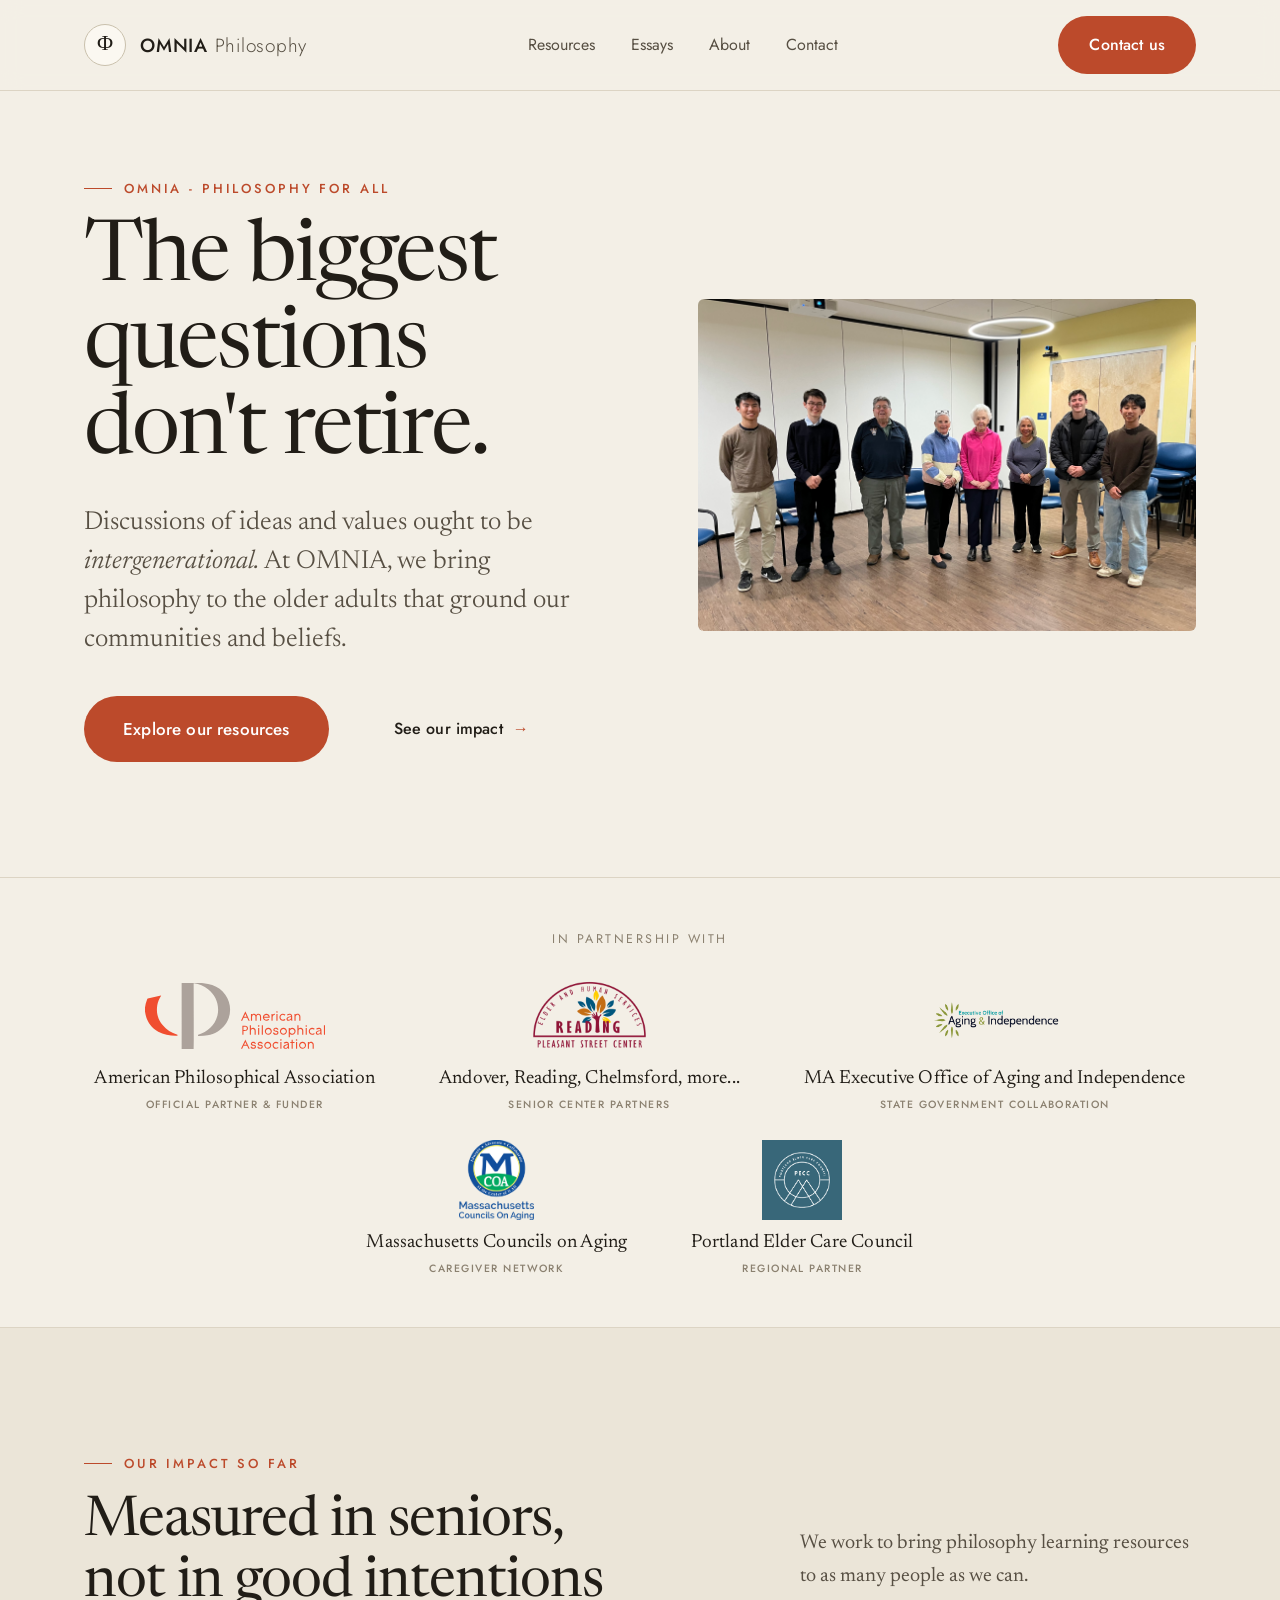
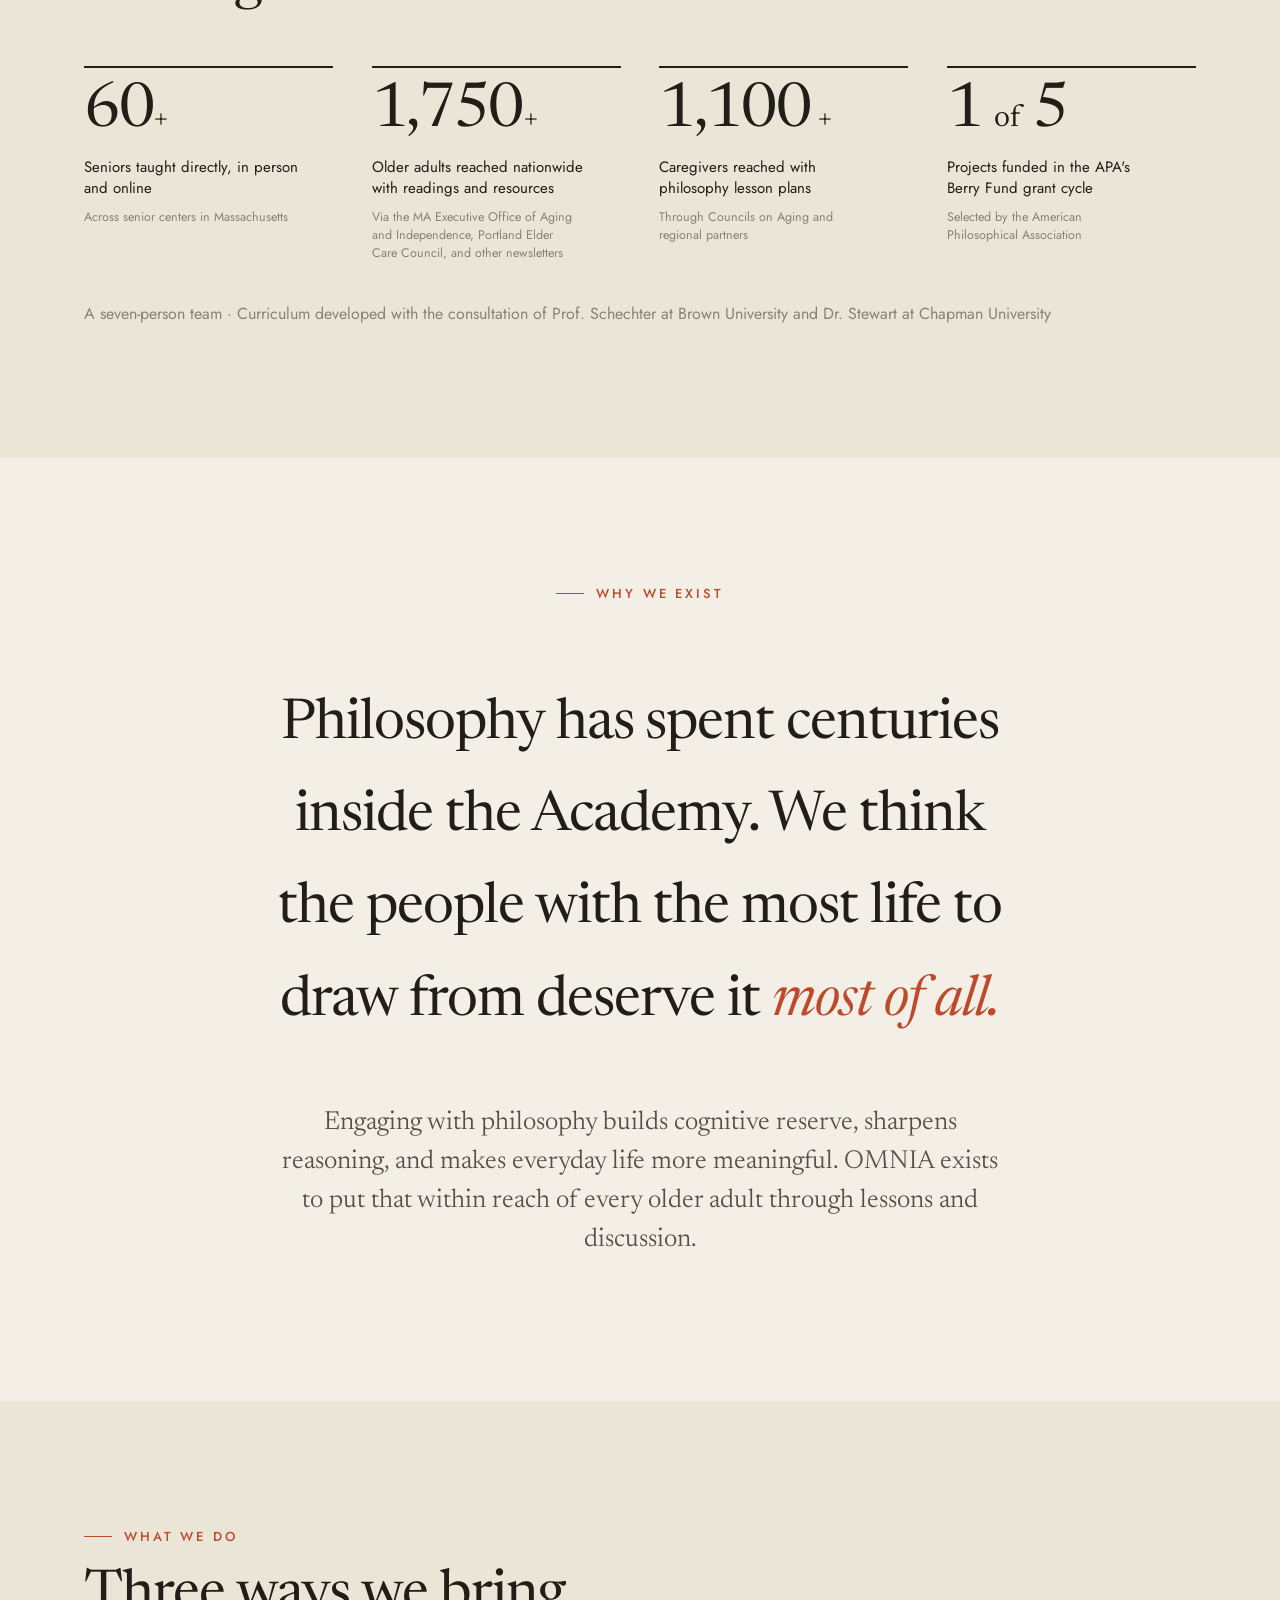
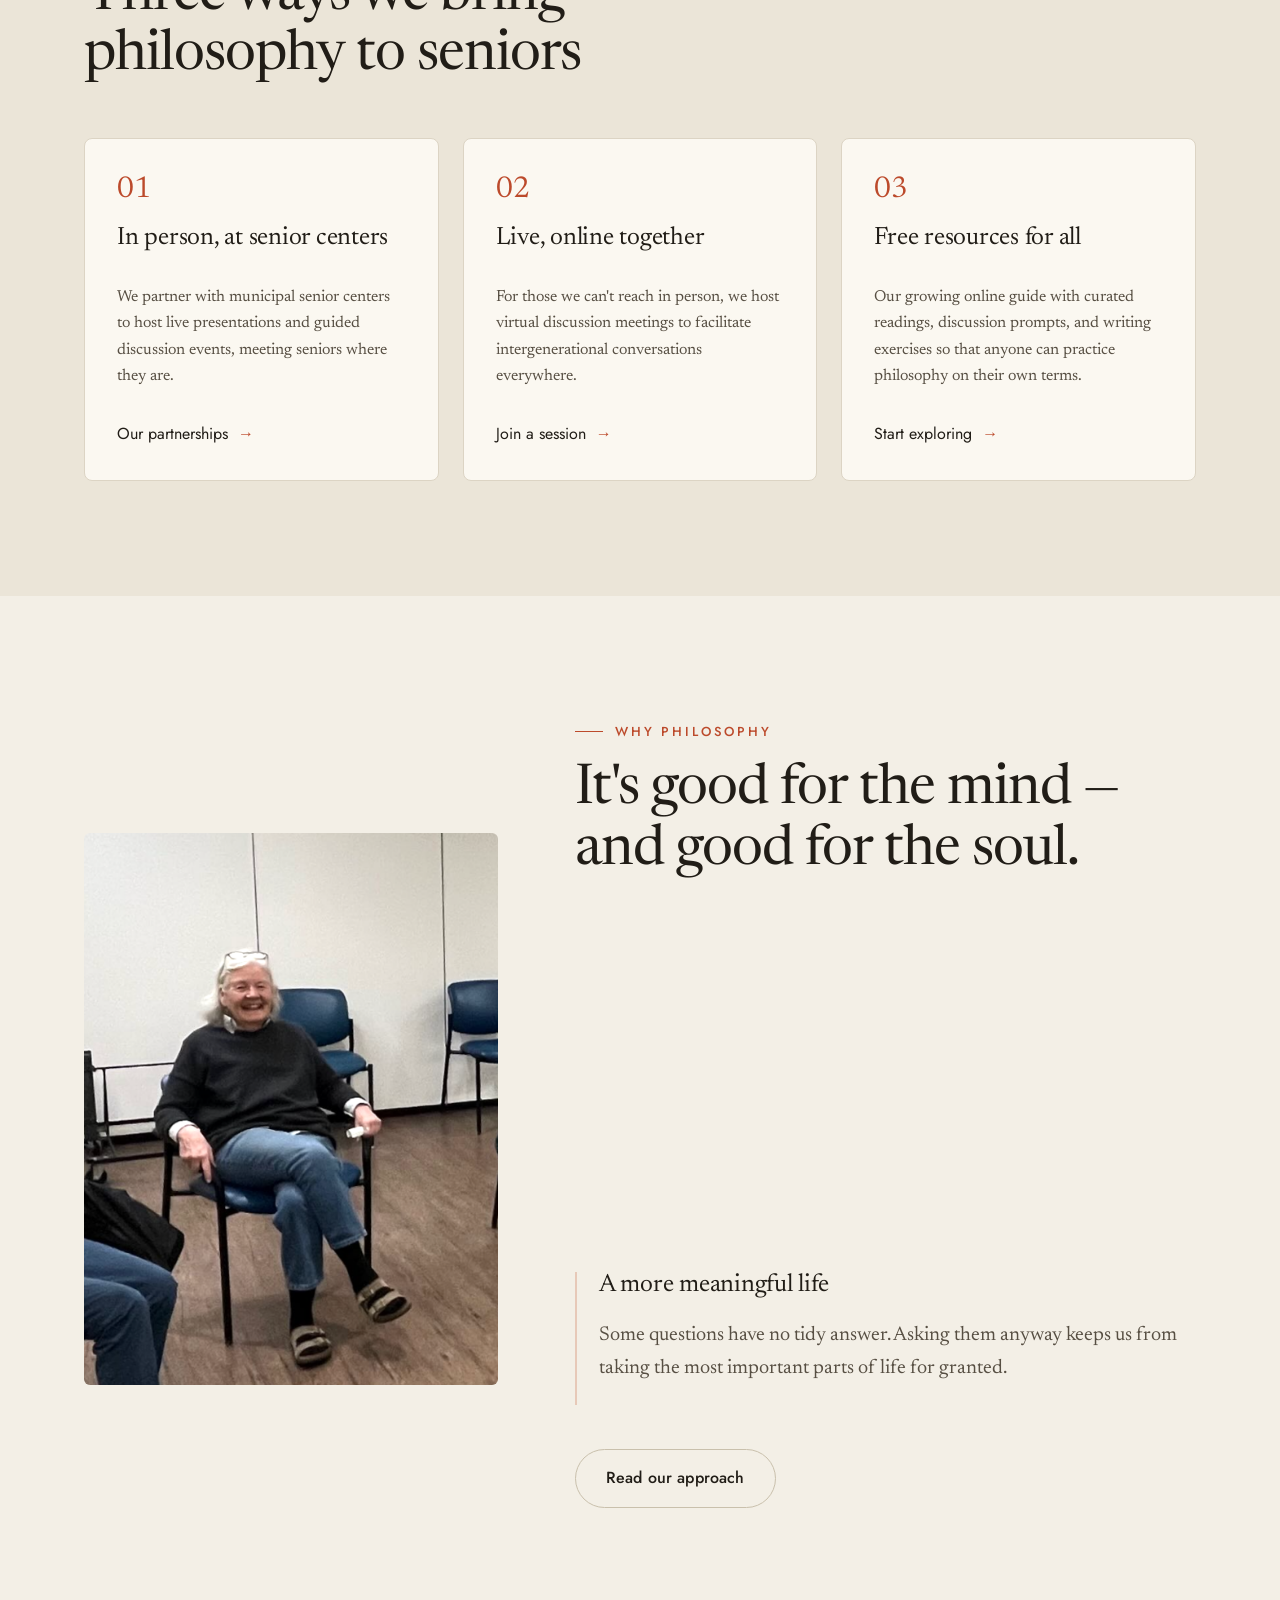
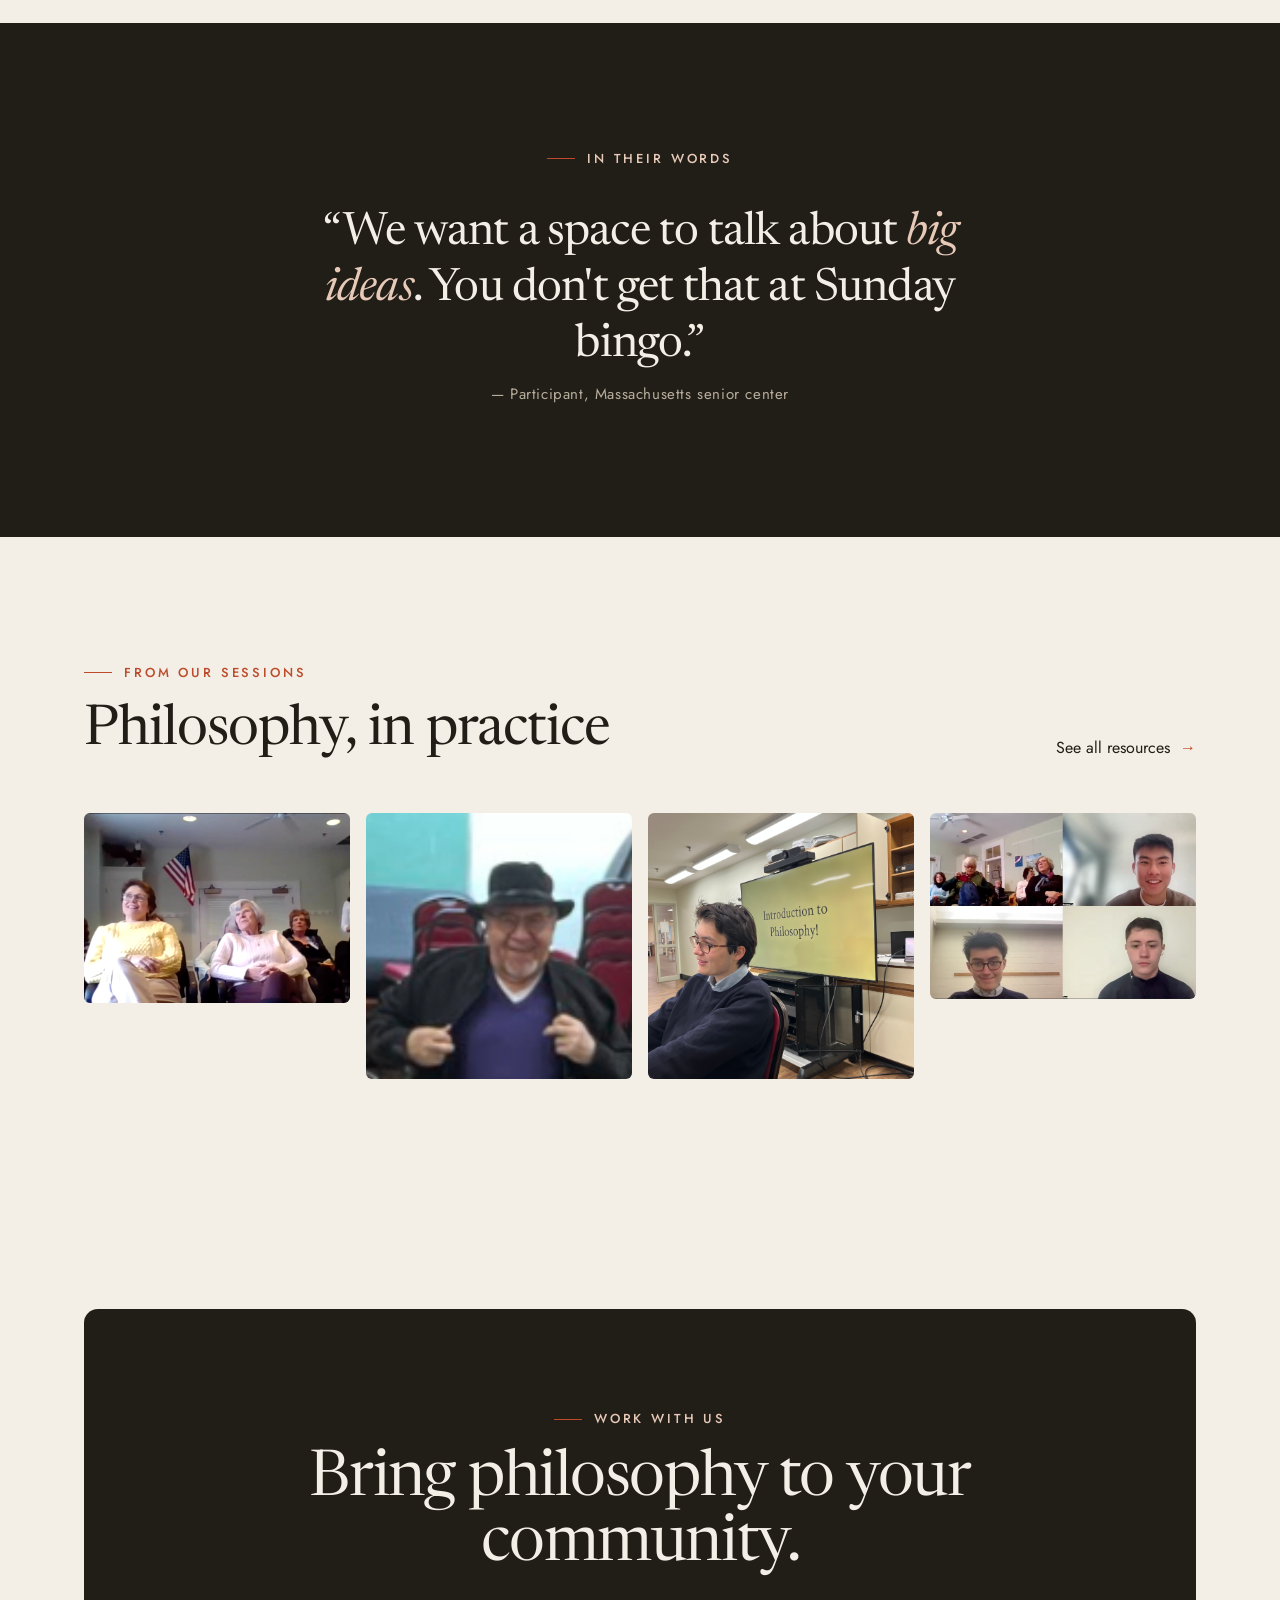
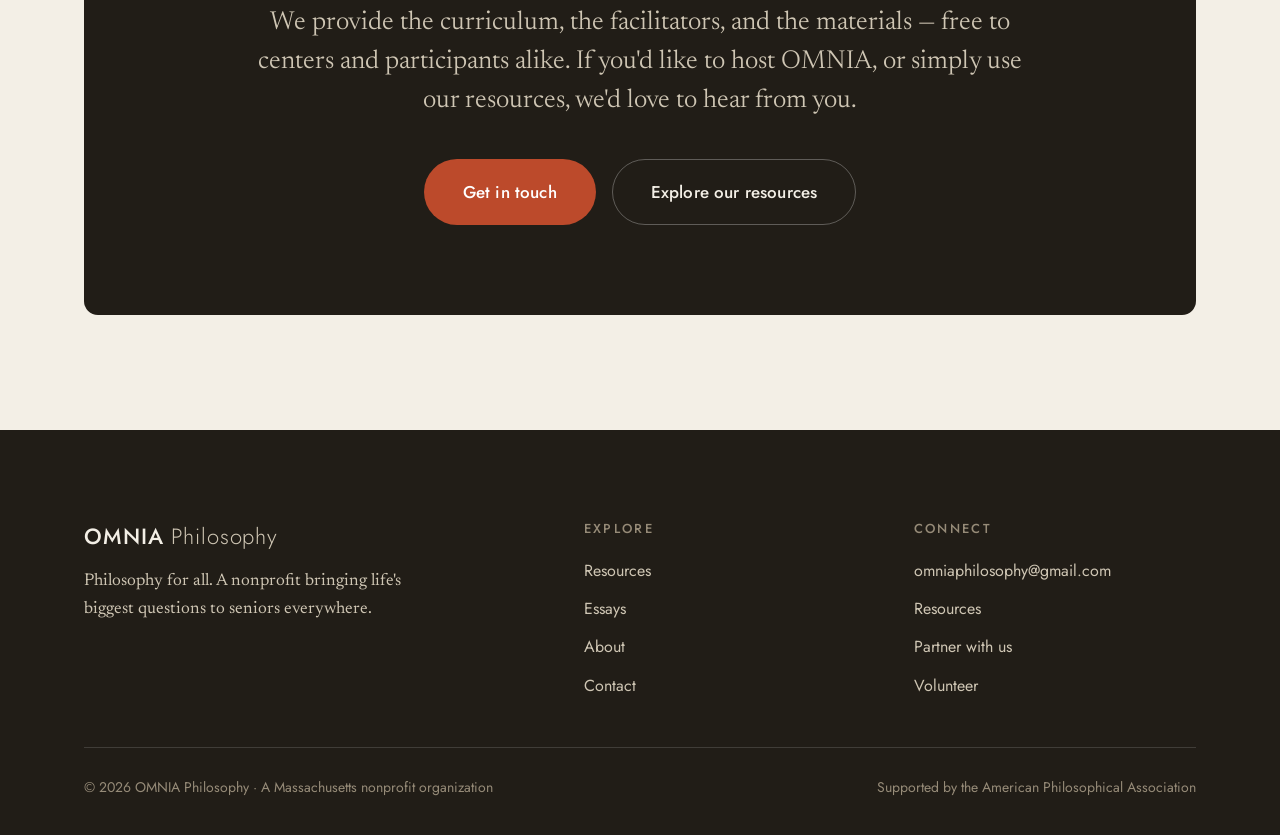
<file: index.html>
<!DOCTYPE html>
<html lang="en">
  <head>
    <meta charset="UTF-8" />
    <meta name="viewport" content="width=device-width, initial-scale=1.0" />
    <title>OMNIA Philosophy — Philosophy for All</title>
    <meta
      name="description"
      content="OMNIA is a nonprofit bringing philosophy to seniors — through senior-center discussions, live online courses, and free resources, in partnership with the American Philosophical Association."
    />
    <link rel="preconnect" href="https://fonts.googleapis.com" />
    <link rel="preconnect" href="https://fonts.gstatic.com" crossorigin />
    <link
      href="https://fonts.googleapis.com/css2?family=Newsreader:ital,opsz,wght@0,6..72,300..600;1,6..72,300..500&family=Jost:wght@300;400;500;600&display=swap"
      rel="stylesheet"
    />
    <link rel="stylesheet" href="assets/styles.css" />
    <link rel="icon" type="image/x-icon" href="images/screenshot-2026-06-14-2-59-07.png">
  </head>
  <body>
    <script>
      document.documentElement.classList.add("js");
    </script>

    <!-- ============ NAV ============ -->
    <header class="nav">
      <div class="nav-inner">
        <a class="brand" href="index.html">
          <span class="brand-mark">Φ</span>
          <span class="brand-name"
            >OMNIA <span class="thin">Philosophy</span></span
          >
        </a>
        <nav class="nav-links">
          <a href="resources.html">Resources</a>
          <a href="essays.html">Essays</a>
          <a href="about.html">About</a>
          <a href="contact.html">Contact</a>
        </nav>
        <div class="nav-cta">
          <a href="contact.html" class="btn btn-primary">Contact us</a>
        </div>
        <button class="nav-toggle" data-menu-toggle aria-label="Open menu">
          Menu
        </button>
      </div>
      <div class="menu-panel" data-menu-panel>
        <div class="menu-inner">
          <a href="resources.html">Resources</a>
          <a href="essays.html">Essays</a>
          <a href="about.html">About</a>
          <a href="contact.html">Contact</a>
          <a href="contact.html" class="btn btn-primary">Contact us</a>
        </div>
      </div>
    </header>

    <main data-screen-label="Home">
      <!-- ============ HERO ============ -->
      <section class="section" style="padding-top: clamp(48px, 6vw, 84px)">
        <div class="wrap">
          <div class="hero-grid">
            <div class="hero-copy">
              <p class="eyebrow">
                OMNIA - Philosophy for all
              </p>
              <h1 class="display">The biggest questions<br />don't retire.</h1>
              <p class="lede" style="margin-top: 28px; max-width: 34ch">
                Discussions of ideas and values ought to be
                <em> intergenerational.</em> At OMNIA, we bring
                philosophy to the older adults that ground our communities and
                beliefs.
              </p>
              <div class="hero-actions">
                <a href="resources.html" class="btn btn-primary btn-lg"
                  >Explore our resources</a
                >
                <a href="#impact" class="btn btn-ghost btn-lg tag-link"
                  >See our impact <span class="arrow">→</span></a
                >
              </div>
            </div>
            <div class="hero-media">
              <div class="hero-media">
                <img
                  src="images/IMG_7648.jpeg"
                  alt="Seniors engaged in a philosophy discussion at a senior center"
                  style="
                    width: 100%;
                    aspect-ratio: 1.5/1;
                    object-fit: cover;
                    border-radius: 6px;
                    display: block;
                  "
                />
              </div>
            </div>
          </div>
        </div>
      </section>

      <!-- ============ PARTNER BAR ============ -->
      <section
        class="partners section-tight"
        style="padding-block: clamp(34px, 4vw, 52px)"
      >
        <div class="wrap">
          <p class="partners-label">In partnership with</p>
          <div class="partners-row">
            <!--
              TO ADD A LOGO: put the logo image file in your "images" folder,
              then change the src below to match its filename.
              PNG with a transparent background works best.
            -->
            <div class="partner-logo">
              <img
                class="partner-img"
                src="images/American_Philosophical_Association_logo.svg"
                alt="American Philosophical Association logo"
              />
              <span class="partner-name"
                >American Philosophical Association</span
              >
              <small>Official partner &amp; funder</small>
            </div>
            <div class="partner-logo">
              <img
                class="partner-img"
                src="images/reading-senior-center-logo.png"
                alt="Senior center partners logo"
              />
              <span class="partner-name"
                >Andover, Reading, Chelmsford, more...</span
              >
              <small>Senior Center Partners</small>
            </div>
            <div class="partner-logo">
              <img
                class="partner-img"
                src="images/executive-office.png"
                alt="MA Executive Office of Aging and Independence logo"
              />
              <span class="partner-name"
                >MA Executive Office of Aging and Independence</span
              >
              <small>State Government collaboration</small>
            </div>
            <div class="partner-logo">
              <img
                class="partner-img"
                src="images/mcoa-logo.png"
                alt="Massachusetts Councils on Aging logo"
              />
              <span class="partner-name">Massachusetts Councils on Aging</span>
              <small>Caregiver network</small>
            </div>
            <div class="partner-logo">
              <img
                class="partner-img"
                src="images/portland-logo.png"
                alt="Portland Elder Care Council logo"
              />
              <span class="partner-name">Portland Elder Care Council</span>
              <small>Regional partner</small>
            </div>
          </div>
        </div>
      </section>

      <!-- ============ IMPACT METRICS ============ -->
      <section class="section bg-alt" id="impact">
        <div class="wrap">
          <div class="block-head" style="margin-bottom: clamp(32px, 4vw, 52px)">
            <div>
              <p class="eyebrow">Our impact so far</p>
              <h2 class="h2">
                Measured in seniors,<br />not in good intentions
              </h2>
            </div>
            <p class="body" style="max-width: 36ch; align-self: end">
              We work to bring philosophy learning resources to as many people
              as we can.
            </p>
          </div>
          <div class="metric-row reveal">
            <div class="metric">
              <div class="metric-num">60<span class="u">+</span></div>
              <div class="metric-label">
                Seniors taught directly, in person and online
              </div>
              <div class="metric-src">
                Across senior centers in Massachusetts
              </div>
            </div>
            <div class="metric">
              <div class="metric-num">1,750<span class="u">+</span></div>
              <div class="metric-label">
                Older adults reached nationwide with readings and resources
              </div>
              <div class="metric-src">
                Via the MA Executive Office of Aging and Independence, Portland Elder
                Care Council, and other newsletters
              </div>
            </div>
            <div class="metric">
              <div class="metric-num">1,100 <span class="u">+</span></div>
              <div class="metric-label">
                Caregivers reached with philosophy lesson plans
              </div>
              <div class="metric-src">
                Through Councils on Aging and regional partners
              </div>
            </div>
            <div class="metric">
              <div class="metric-num">1 <span class="u">of</span> 5</div>
              <div class="metric-label">
                Projects funded in the APA's Berry Fund grant cycle
              </div>
              <div class="metric-src">
                Selected by the American Philosophical Association
              </div>
            </div>
          </div>
          <p
            class="body small"
            style="
              margin-top: clamp(28px, 3vw, 40px);
              color: var(--ink-3);
              font-family: var(--sans);
            "
          >
            A seven-person team · Curriculum developed with the consultation of
            Prof. Schechter at Brown University and Dr. Stewart at Chapman
            University
          </p>
        </div>
      </section>

      <!-- ============ MISSION STATEMENT ============ -->
      <section class="section">
        <div class="wrap-narrow" style="text-align: center">
          <p class="eyebrow center">Why we exist</p>
          <p class="h2 statement reveal">
            Philosophy has spent centuries inside the Academy. We think the
            people with the most life to draw from deserve it
            <em>most of all.</em>
          </p>
          <p
            class="body lede reveal"
            style="margin-top: 28px; max-width: 60ch; margin-inline: auto"
          >
            Engaging with philosophy builds cognitive reserve, sharpens
            reasoning, and makes everyday life more meaningful. OMNIA exists to
            put that within reach of every older adult through lessons and
            discussion.
          </p>
        </div>
      </section>

      <!-- ============ WHAT WE DO ============ -->
      <section class="section bg-alt">
        <div class="wrap">
          <div class="block-head">
            <div>
              <p class="eyebrow">What we do</p>
              <h2 class="h2">Three ways we bring<br />philosophy to seniors</h2>
            </div>
          </div>

          <div class="do-grid">
            <article class="do-card reveal">
              <span class="do-num serif-num">01</span>
              <h3 class="h4">In person, at senior centers</h3>
              <p class="body small">
                We partner with municipal senior centers to host live
                presentations and guided discussion events, meeting seniors
                where they are.
              </p>
              <a href="resources.html" class="tag-link small"
                >Our partnerships <span class="arrow">→</span></a
              >
            </article>
            <article class="do-card reveal">
              <span class="do-num serif-num">02</span>
              <h3 class="h4">Live, online together</h3>
              <p class="body small">
                For those we can't reach in person, we host virtual discussion
                meetings to facilitate intergenerational conversations
                everywhere.
              </p>
              <a href="resources.html" class="tag-link small"
                >Join a session <span class="arrow">→</span></a
              >
            </article>
            <article class="do-card reveal">
              <span class="do-num serif-num">03</span>
              <h3 class="h4">Free resources for all</h3>
              <p class="body small">
                Our growing online guide with curated readings, discussion
                prompts, and writing exercises so that anyone can practice
                philosophy on their own terms.
              </p>
              <a href="resources.html" class="tag-link small"
                >Start exploring <span class="arrow">→</span></a
              >
            </article>
          </div>
        </div>
      </section>

      <!-- ============ THE CASE / BENEFITS ============ -->
      <section class="section">
        <div class="wrap">
          <div class="case-grid">
            <div class="case-media">
              <!--
                TO ADD A PHOTO: put the image file in your "images" folder,
                then change the src below to match its filename.
              -->
              <img
                class="photo"
                src="images/screenshot-2026-06-14-2-28-41.png"
                alt="A participant mid-conversation"
                style="aspect-ratio: 3/4"
              />
            </div>
            <div class="case-copy">
              <p class="eyebrow">Why philosophy</p>
              <h2 class="h2" style="margin-bottom: 10px">
                It's good for the mind —<br />and good for the soul.
              </h2>
              <div class="case-list">
                <div class="case-item reveal">
                  <h4 class="h4">A sharper, healthier brain</h4>
                  <p class="body">
                    Active philosophical thinking builds
                    <em
                      ><a
                        href="https://pmc.ncbi.nlm.nih.gov/articles/PMC3024591/"
                        >cognitive reserve,</a
                      ></em
                    >
                    the mental resilience linked to lower dementia risk with
                    age.
                  </p>
                </div>
                <div class="case-item reveal">
                  <h4 class="h4">Clearer reasoning</h4>
                  <p class="body">
                    Whether it is making a claim, weighing evidence, or hearing
                    another view, philosophy is rigorous practice for
                    communicating well on everything from family to politics.
                  </p>
                </div>
                <div class="case-item reveal">
                  <h4 class="h4">A more meaningful life</h4>
                  <p class="body">
                    Some questions have no tidy answer. Asking them anyway keeps
                    us from taking the most important parts of life for granted.
                  </p>
                </div>
              </div>
              <a
                href="resources.html"
                class="btn btn-outline"
                style="margin-top: 8px"
                >Read our approach</a
              >
            </div>
          </div>
        </div>
      </section>

      <!-- ============ PULL QUOTE ============ -->
      <section class="section bg-ink">
        <div class="wrap-narrow" style="text-align: center">
          <p class="eyebrow center" style="color: var(--clay-soft)">
            In their words
          </p>
          <blockquote class="pull">
            “We want a space to talk about <em>big ideas</em>. You don't get that at Sunday bingo.”
          </blockquote>
          <p
            class="muted"
            style="
              font-family: var(--sans);
              font-size: 15px;
              letter-spacing: 0.04em;
              margin-top: 8px;
            "
          >
            — Participant, Massachusetts senior center
          </p>
        </div>
      </section>

      <!-- ============ GALLERY STRIP ============ -->
      <section class="section">
        <div class="wrap">
          <div class="block-head">
            <div>
              <p class="eyebrow">From our sessions</p>
              <h2 class="h2">Philosophy, in practice</h2>
            </div>
            <a href="resources.html" class="tag-link" style="align-self: end"
              >See all resources <span class="arrow">→</span></a
            >
          </div>
          <!--
            TO ADD GALLERY PHOTOS: put each image file in your "images" folder,
            then change the src on each <img> below to match its filename.
          -->
          <div class="gallery">
            <img
              class="photo"
              src="images/screenshot-2026-06-14-2-22-50.png"
              alt="Discussion event"
              style="aspect-ratio: 1.4/1"
            />
            <img
              class="photo"
              src="images/screenshot-2026-06-14-2-11-15.png"
              alt="Center session"
              style="aspect-ratio: 1/1"
            />
            <img
              class="photo"
              src="images/IMG_7245.jpeg"
              alt="A reading group"
              style="aspect-ratio: 1/1"
            />
            <img
              class="photo"
              src="images/screenshot-2026-06-14-2-17-18.png"
              alt="Online meeting"
              style="aspect-ratio: 1/0.7"
            />
          </div>
        </div>
      </section>

      <!-- ============ SUPPORT CTA ============ -->
      <section class="section">
        <div class="wrap">
          <div class="cta">
            <p class="eyebrow center" style="color: var(--clay-soft)">
              Work with us
            </p>
            <h2
              class="display"
              style="
                font-size: clamp(38px, 5vw, 68px);
                max-width: 18ch;
                margin-inline: auto;
              "
            >
              Bring philosophy to your community.
            </h2>
            <p
              class="lede"
              style="color: #cfc6b4; max-width: 52ch; margin: 26px auto 0"
            >
              We provide the curriculum, the facilitators, and the materials —
              free to centers and participants alike. If you'd like to host
              OMNIA, or simply use our resources, we'd love to hear from you.
            </p>
            <div class="cta-actions">
              <a href="contact.html" class="btn btn-primary btn-lg"
                >Get in touch</a
              >
              <a href="resources.html" class="btn btn-outline on-ink btn-lg"
                >Explore our resources</a
              >
            </div>
          </div>
        </div>
      </section>
    </main>

    <!-- ============ FOOTER ============ -->
    <footer class="footer">
      <div class="wrap">
        <div class="footer-grid">
          <div>
            <div class="footer-brand-name">
              OMNIA
              <span style="font-weight: 300; color: #cfc6b4">Philosophy</span>
            </div>
            <p class="footer-tag">
              Philosophy for all. A nonprofit bringing life's biggest questions
              to seniors everywhere.
            </p>
          </div>
          <div>
            <h5>Explore</h5>
            <ul>
              <li><a href="resources.html">Resources</a></li>
              <li><a href="essays.html">Essays</a></li>
              <li><a href="about.html">About</a></li>
              <li><a href="contact.html">Contact</a></li>
            </ul>
          </div>
          <div>
            <h5>Connect</h5>
            <ul>
              <li>
                <a href="mailto:omniaphilosophy@gmail.com"
                  >omniaphilosophy@gmail.com</a
                >
              </li>
              <li><a href="resources.html">Resources</a></li>
              <li><a href="contact.html">Partner with us</a></li>
              <li><a href="contact.html">Volunteer</a></li>
            </ul>
          </div>
        </div>
        <div class="footer-bottom">
          <span>© 2026 OMNIA Philosophy · A Massachusetts nonprofit organization</span>
          <span>Supported by the American Philosophical Association</span>
        </div>
      </div>
    </footer>

    <style>
      /* ---- Home-specific layout ---- */
      .hero-grid {
        display: grid;
        grid-template-columns: 1.05fr 0.95fr;
        gap: clamp(32px, 5vw, 72px);
        align-items: center;
      }
      .hero-actions {
        display: flex;
        align-items: center;
        gap: 26px;
        margin-top: 36px;
        flex-wrap: wrap;
      }
      .hero-media {
        position: relative;
      }

      /* ---- Reusable photo styling (gallery + case portrait) ----
         Any <img class="photo"> gets cropped neatly and rounded.
         The soft background shows as a placeholder until an image is added. */
      .photo {
        width: 100%;
        object-fit: cover;
        border-radius: 6px;
        display: block;
        background: rgba(33, 29, 23, 0.05);
      }

      /* ---- Partner logos ---- */
      .partners .partner-logo {
        display: flex;
        flex-direction: column;
        align-items: center;
        text-align: center;
        gap: 4px;
      }
      .partner-img {
        width: 100%;
        max-width: 180px;
        height: 80px;
        object-fit: contain;
        display: block;
        margin-bottom: 8px;
      }
      .partner-name {
        display: block;
      }

      .stats {
        display: grid;
        grid-template-columns: repeat(4, 1fr);
        gap: clamp(24px, 3vw, 48px);
      }
      .stat-num {
        font-size: clamp(40px, 4.4vw, 60px);
        line-height: 1;
        letter-spacing: -0.02em;
        color: var(--ink);
      }
      .stat-label {
        font-family: var(--sans);
        font-size: 15px;
        line-height: 1.4;
        color: var(--ink-2);
        margin-top: 12px;
        max-width: 22ch;
      }

      .statement {
        letter-spacing: -0.018em;
      }
      .statement em {
        color: var(--clay);
      }

      .block-head {
        display: flex;
        justify-content: space-between;
        align-items: flex-start;
        gap: 40px;
        margin-bottom: clamp(36px, 4vw, 56px);
        flex-wrap: wrap;
      }

      .do-grid {
        display: grid;
        grid-template-columns: repeat(3, 1fr);
        gap: 24px;
      }
      .do-card {
        background: var(--card);
        border: 1px solid var(--line);
        border-radius: 8px;
        padding: 36px 32px 32px;
        display: flex;
        flex-direction: column;
        gap: 16px;
        min-height: 320px;
        transition: transform 0.25s ease, box-shadow 0.25s ease;
      }
      .do-card:hover {
        transform: translateY(-4px);
        box-shadow: 0 18px 40px -28px rgba(33, 29, 23, 0.4);
      }
      .do-num {
        font-size: 30px;
        color: var(--clay);
        line-height: 1;
      }
      .do-card h3 {
        margin-top: 4px;
      }
      .do-card .tag-link {
        margin-top: auto;
      }

      .case-grid {
        display: grid;
        grid-template-columns: 0.8fr 1.2fr;
        gap: clamp(36px, 6vw, 88px);
        align-items: center;
      }
      .case-list {
        display: grid;
        gap: 30px;
        margin: 32px 0 36px;
      }
      .case-item {
        padding-left: 22px;
        border-left: 2px solid var(--clay-soft);
      }
      .case-item h4 {
        margin-bottom: 8px;
      }
      .case-item em {
        color: var(--clay);
      }

      .pull {
        font-family: var(--serif);
        font-size: clamp(28px, 3.8vw, 46px);
        line-height: 1.22;
        letter-spacing: -0.018em;
        margin: 18px 0 0;
        color: var(--paper);
      }
      .pull em {
        color: var(--clay-soft);
      }

      .gallery {
        display: grid;
        grid-template-columns: repeat(4, 1fr);
        gap: 16px;
      }

      .cta {
        background: var(--ink);
        color: var(--paper);
        border-radius: 14px;
        padding: clamp(48px, 7vw, 96px) clamp(24px, 5vw, 80px);
        text-align: center;
      }
      .cta .display {
        color: var(--paper);
      }
      .cta-actions {
        display: flex;
        gap: 16px;
        justify-content: center;
        margin-top: 38px;
        flex-wrap: wrap;
      }

      @media (max-width: 920px) {
        .hero-grid {
          grid-template-columns: 1fr;
        }
        .hero-media {
          order: -1;
        }
        .hero-media image-slot {
          aspect-ratio: 16/10 !important;
        }
        .case-grid {
          grid-template-columns: 1fr;
        }
        .case-media {
          max-width: 460px;
        }
        .do-grid {
          grid-template-columns: 1fr;
        }
        .stats {
          grid-template-columns: repeat(2, 1fr);
          gap: 32px 24px;
        }
        .gallery {
          grid-template-columns: repeat(2, 1fr);
        }
      }
      @media (max-width: 520px) {
        .stats {
          grid-template-columns: 1fr;
        }
        .gallery {
          grid-template-columns: 1fr 1fr;
        }
      }
    </style>

    <script src="image-slot.js"></script>
    <script src="assets/site.js"></script>
  </body>
</html>
</file>
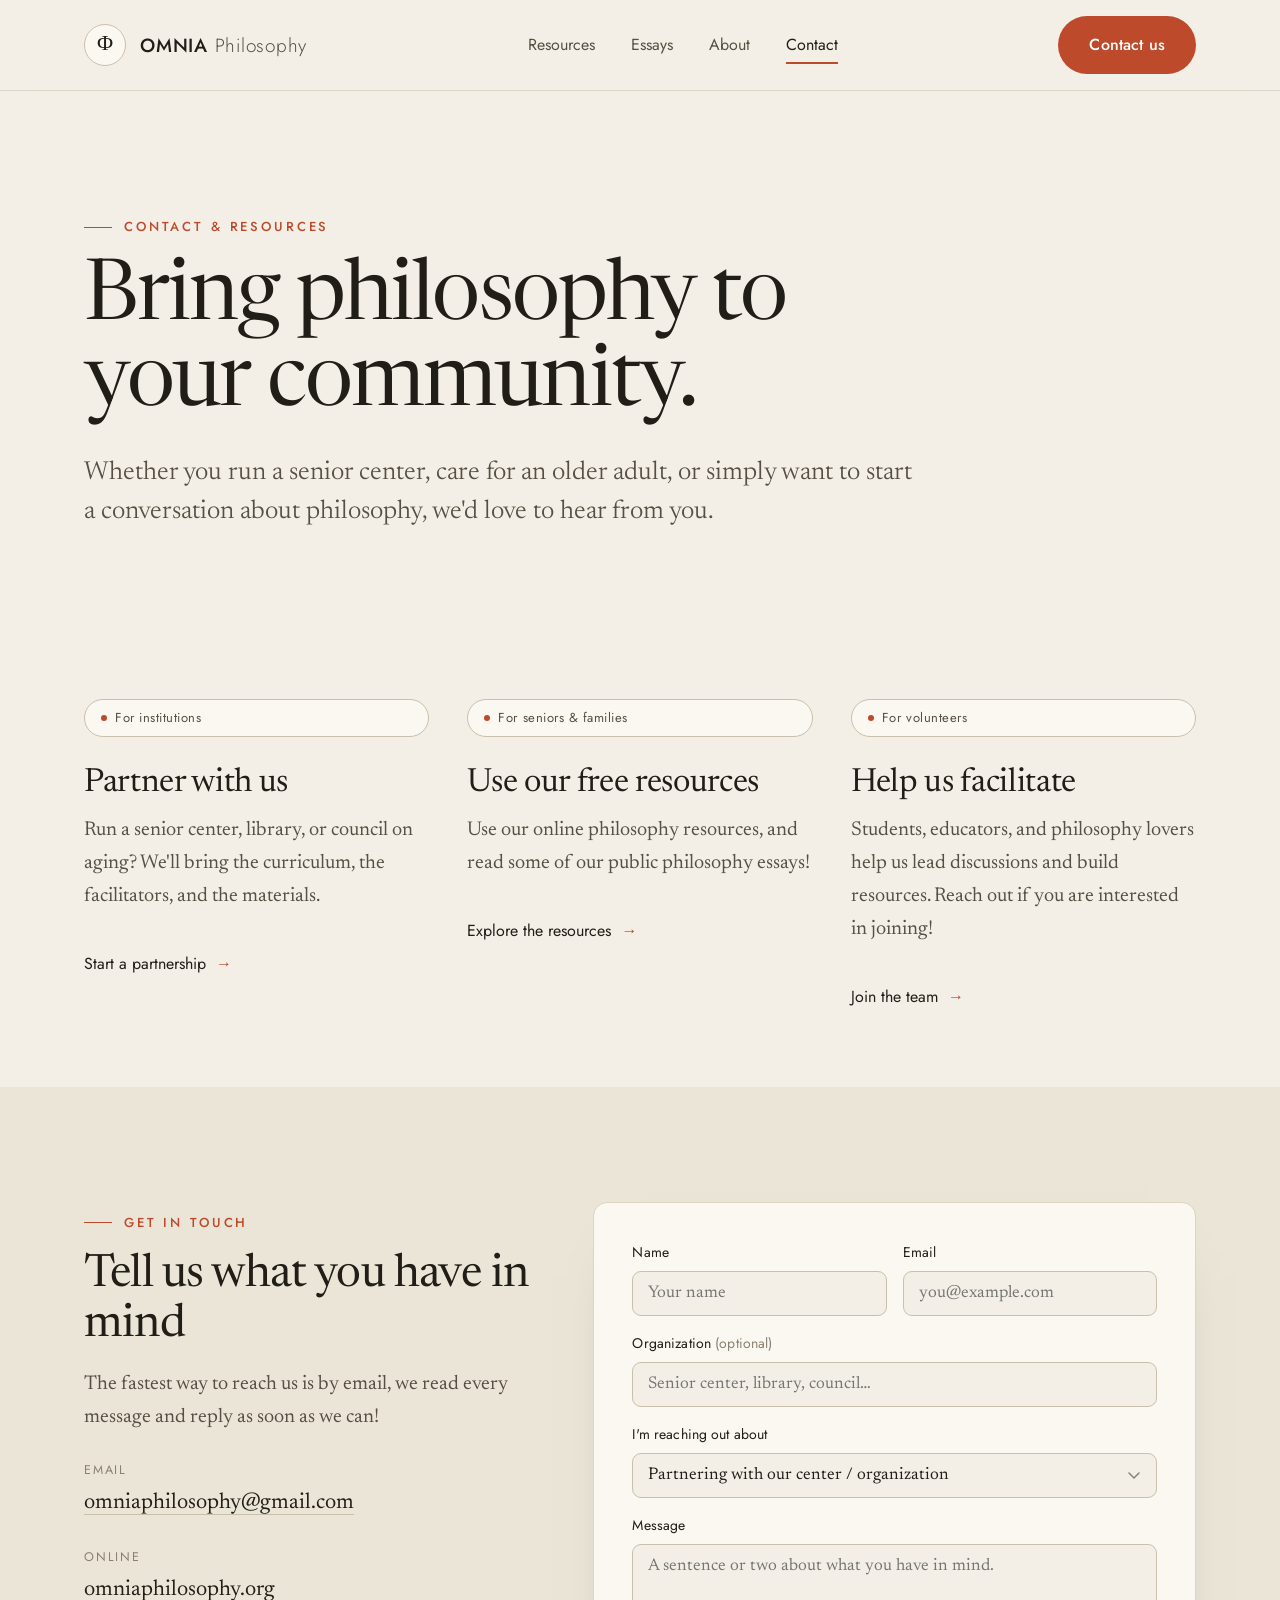
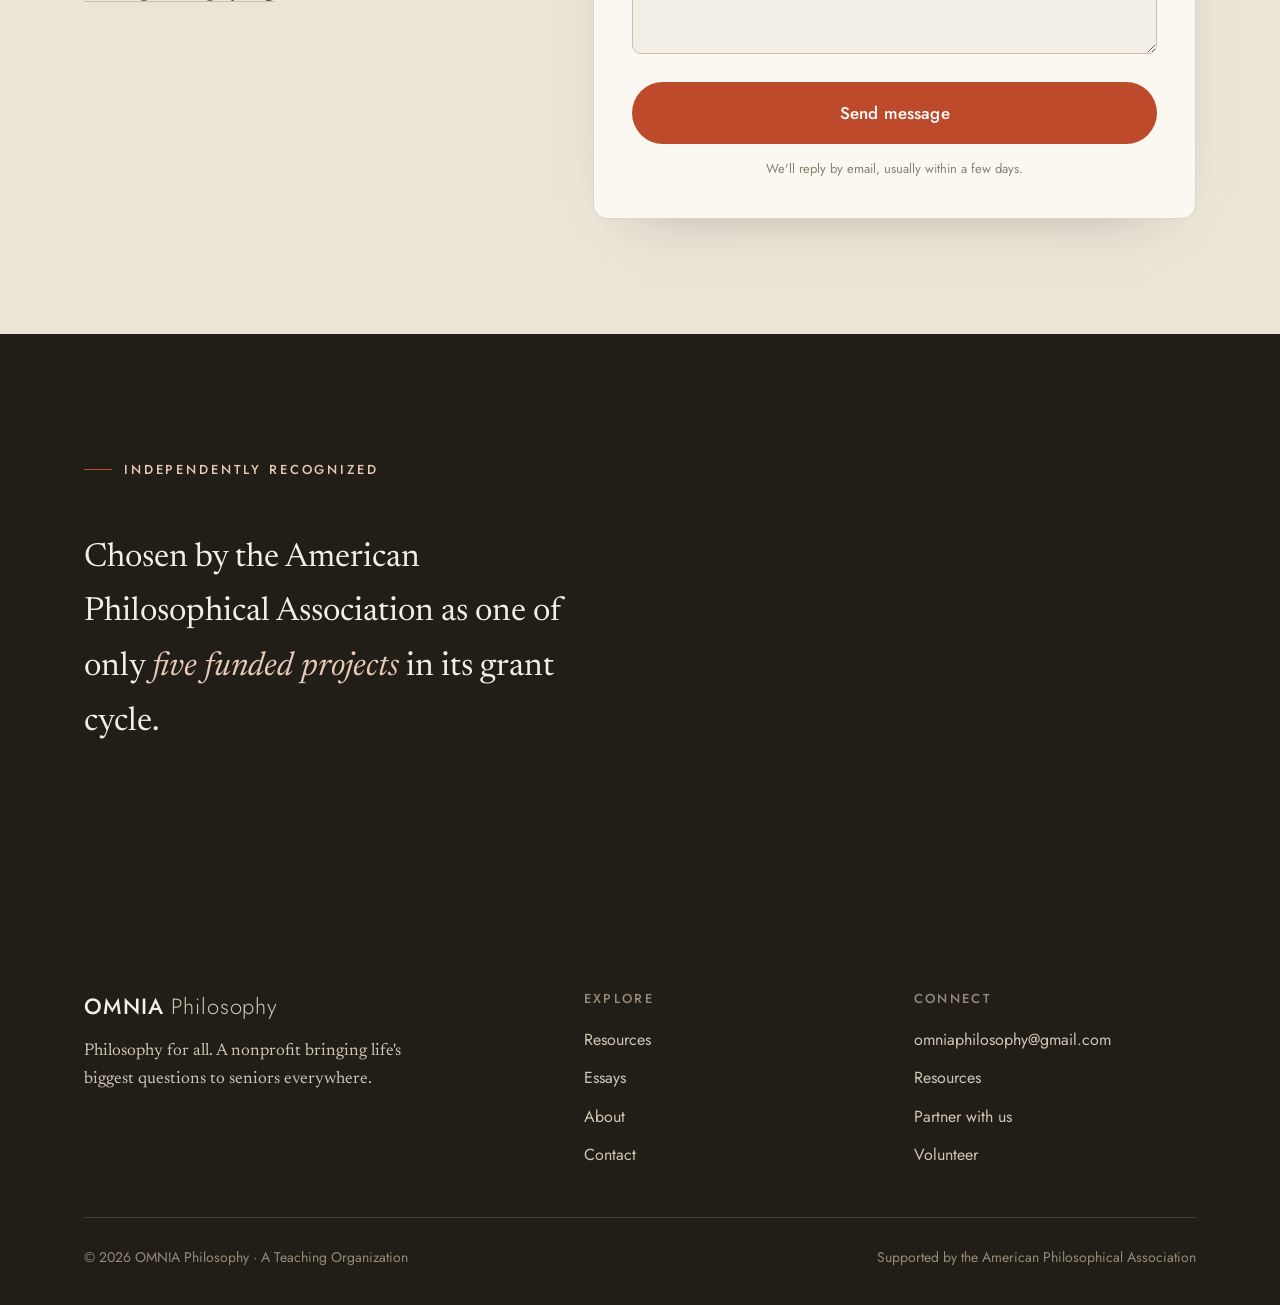
<file: contact.html>
<!DOCTYPE html>
<html lang="en">
  <head>
    <meta charset="UTF-8" />
    <meta name="viewport" content="width=device-width, initial-scale=1.0" />
    <title>Contact — OMNIA Philosophy</title>
    <meta
      name="description"
      content="Contact OMNIA Philosophy — partner your senior center, access our free philosophy resources, or volunteer. An academically grounded nonprofit backed by the American Philosophical Association."
    />
    <link rel="preconnect" href="https://fonts.googleapis.com" />
    <link rel="preconnect" href="https://fonts.gstatic.com" crossorigin />
    <link
      href="https://fonts.googleapis.com/css2?family=Newsreader:ital,opsz,wght@0,6..72,300..600;1,6..72,300..500&family=Jost:wght@300;400;500;600&display=swap"
      rel="stylesheet"
    />
    <link rel="stylesheet" href="assets/styles.css" />
  </head>
  <body>
    <script>
      document.documentElement.classList.add("js");
    </script>

    <header class="nav">
      <div class="nav-inner">
        <a class="brand" href="index.html">
          <span class="brand-mark">Φ</span>
          <span class="brand-name"
            >OMNIA <span class="thin">Philosophy</span></span
          >
        </a>
        <nav class="nav-links">
          <a href="resources.html">Resources</a>
          <a href="essays.html">Essays</a>
          <a href="about.html">About</a>
          <a href="contact.html" class="active">Contact</a>
        </nav>
        <div class="nav-cta">
          <a href="contact.html" class="btn btn-primary">Contact us</a>
        </div>
        <button class="nav-toggle" data-menu-toggle aria-label="Open menu">
          Menu
        </button>
      </div>
      <div class="menu-panel" data-menu-panel>
        <div class="menu-inner">
          <a href="resources.html">Resources</a>
          <a href="essays.html">Essays</a>
          <a href="about.html">About</a>
          <a href="contact.html">Contact</a>
          <a href="contact.html" class="btn btn-primary">Contact us</a>
        </div>
      </div>
    </header>

    <main data-screen-label="Contact">
      <section class="section" style="padding-bottom: clamp(36px, 4vw, 56px)">
        <div class="wrap">
          <div class="page-hero" style="max-width: 1000px">
            <p class="eyebrow">Contact &amp; resources</p>
            <h1 class="display" style="max-width: 15ch">
              Bring philosophy to your community.
            </h1>
            <p class="lede" style="max-width: 56ch; margin-top: 26px">
              Whether you run a senior center, care for an older adult, or
              simply want to start a conversation about philosophy, we'd love to
              hear from you.
            </p>
          </div>
        </div>
      </section>

      <section class="section-tight">
        <div class="wrap">
          <div class="ways-grid">
            <article class="way reveal">
              <p class="chip"><span class="dot"></span> For institutions</p>
              <h3 class="h3" style="margin-top: 16px">Partner with us</h3>
              <p class="body" style="margin-top: 12px">
                Run a senior center, library, or council on aging? We'll bring
                the curriculum, the facilitators, and the materials.
              </p>
              <a href="#reach" class="tag-link" style="margin-top: 18px"
                >Start a partnership <span class="arrow">→</span></a
              >
            </article>
            <article class="way reveal">
              <p class="chip">
                <span class="dot"></span> For seniors &amp; families
              </p>
              <h3 class="h3" style="margin-top: 16px">
                Use our free resources
              </h3>
              <p class="body" style="margin-top: 12px">
                Use our online philosophy resources, and read some of our public
                philosophy essays!
              </p>
              <a href="resources.html" class="tag-link" style="margin-top: 18px"
                >Explore the resources <span class="arrow">→</span></a
              >
            </article>
            <article class="way reveal">
              <p class="chip"><span class="dot"></span> For volunteers</p>
              <h3 class="h3" style="margin-top: 16px">Help us facilitate</h3>
              <p class="body" style="margin-top: 12px">
                Students, educators, and philosophy lovers help us lead
                discussions and build resources. Reach out if you are interested
                in joining!
              </p>
              <a href="#reach" class="tag-link" style="margin-top: 18px"
                >Join the team <span class="arrow">→</span></a
              >
            </article>
          </div>
        </div>
      </section>

      <section class="section bg-alt" id="reach">
        <div class="wrap">
          <div class="contact-grid">
            <div class="contact-info">
              <p class="eyebrow">Get in touch</p>
              <h2 class="h2" style="font-size: clamp(30px, 3.6vw, 46px)">
                Tell us what you have in mind
              </h2>
              <p class="body" style="margin-top: 18px; max-width: 40ch">
                The fastest way to reach us is by email, we read every message
                and reply as soon as we can!
              </p>
              <div class="contact-direct">
                <p class="cd-label">Email</p>
                <a href="mailto:omniaphilosophy@gmail.com" class="cd-value"
                  >omniaphilosophy@gmail.com</a
                >
              </div>
              <div class="contact-direct">
                <p class="cd-label">Online</p>
                <a href="https://www.omniaphilosophy.org" class="cd-value"
                  >omniaphilosophy.org</a
                >
              </div>
            </div>

            <form
              class="contact-form"
              action="https://formspree.io/f/mzdqykdw"
              method="POST"
              data-contact-form
              novalidate
            >
              <div class="field-row">
                <label class="field">
                  <span class="field-label">Name</span>
                  <input
                    type="text"
                    name="name"
                    placeholder="Your name"
                    required
                  />
                </label>
                <label class="field">
                  <span class="field-label">Email</span>
                  <input
                    type="email"
                    name="email"
                    placeholder="you@example.com"
                    required
                  />
                </label>
              </div>
              <label class="field">
                <span class="field-label"
                  >Organization <span class="opt">(optional)</span></span
                >
                <input
                  type="text"
                  name="org"
                  placeholder="Senior center, library, council…"
                />
              </label>
              <label class="field">
                <span class="field-label">I'm reaching out about</span>
                <select name="topic">
                  <option value="Partnering">
                    Partnering with our center / organization
                  </option>
                  <option value="Resources">
                    Accessing your free resources
                  </option>
                  <option value="Volunteering">
                    Volunteering or facilitating
                  </option>
                  <option value="General">Press or general inquiry</option>
                </select>
              </label>
              <label class="field">
                <span class="field-label">Message</span>
                <textarea
                  name="message"
                  rows="4"
                  placeholder="A sentence or two about what you have in mind."
                  required
                ></textarea>
              </label>
              <button
                type="submit"
                class="btn btn-primary btn-lg"
                style="width: 100%; justify-content: center"
              >
                Send message
              </button>
              <p class="form-note" data-form-note>
                We'll reply by email, usually within a few days.
              </p>
            </form>
          </div>
        </div>
      </section>

      <section class="section bg-ink">
        <div class="wrap">
          <div class="cred-grid">
            <div class="cred">
              <p class="eyebrow" style="color: var(--clay-soft)">
                Independently recognized
              </p>
              <p class="h3" style="color: var(--paper)">
                Chosen by the American Philosophical Association as one of only
                <em>five funded projects</em> in its grant cycle.
              </p>
            </div>
          </div>
        </div>
      </section>
    </main>

    <footer class="footer">
      <div class="wrap">
        <div class="footer-grid">
          <div>
            <div class="footer-brand-name">
              OMNIA
              <span style="font-weight: 300; color: #cfc6b4">Philosophy</span>
            </div>
            <p class="footer-tag">
              Philosophy for all. A nonprofit bringing life's biggest questions
              to seniors everywhere.
            </p>
          </div>
          <div>
            <h5>Explore</h5>
            <ul>
              <li><a href="resources.html">Resources</a></li>
              <li><a href="essays.html">Essays</a></li>
              <li><a href="about.html">About</a></li>
              <li><a href="contact.html">Contact</a></li>
            </ul>
          </div>
          <div>
            <h5>Connect</h5>
            <ul>
              <li>
                <a href="mailto:omniaphilosophy@gmail.com"
                  >omniaphilosophy@gmail.com</a
                >
              </li>
              <li><a href="resources.html">Resources</a></li>
              <li><a href="contact.html">Partner with us</a></li>
              <li><a href="contact.html">Volunteer</a></li>
            </ul>
          </div>
        </div>
        <div class="footer-bottom">
          <span>© 2026 OMNIA Philosophy · A Teaching Organization</span>
          <span>Supported by the American Philosophical Association</span>
        </div>
      </div>
    </footer>

    <style>
      .page-hero {
        max-width: 1000px;
      }
      .ways-grid {
        display: grid;
        grid-template-columns: repeat(3, 1fr);
        gap: clamp(24px, 3vw, 44px);
      }
      .way {
        display: flex;
        flex-direction: column;
      }

      .contact-grid {
        display: grid;
        grid-template-columns: 0.85fr 1.15fr;
        gap: clamp(36px, 5vw, 80px);
        align-items: start;
      }
      .contact-direct {
        margin-top: 26px;
      }
      .cd-label {
        font-family: var(--sans);
        font-size: 12.5px;
        letter-spacing: 0.14em;
        text-transform: uppercase;
        color: var(--ink-3);
        margin: 0 0 4px;
      }
      .cd-value {
        font-family: var(--serif);
        font-size: 22px;
        color: var(--ink);
        text-decoration: none;
        border-bottom: 1px solid var(--line-2);
        transition: border-color 0.15s;
      }
      .cd-value:hover {
        border-color: var(--ink);
      }

      .contact-form {
        background: var(--card);
        border: 1px solid var(--line);
        border-radius: 14px;
        padding: clamp(26px, 3vw, 38px);
        box-shadow: 0 24px 60px -48px rgba(33, 29, 23, 0.5);
      }
      .field-row {
        display: grid;
        grid-template-columns: 1fr 1fr;
        gap: 16px;
      }
      .field {
        display: block;
        margin-bottom: 16px;
      }
      .field-label {
        display: block;
        font-family: var(--sans);
        font-size: 14px;
        color: var(--ink);
        margin-bottom: 7px;
        letter-spacing: 0.01em;
      }
      .field-label .opt {
        color: var(--ink-3);
      }
      .contact-form input,
      .contact-form select,
      .contact-form textarea {
        width: 100%;
        box-sizing: border-box;
        border: 1px solid var(--line-2);
        border-radius: 9px;
        background: var(--paper);
        padding: 13px 15px;
        font-family: var(--serif);
        font-size: 17px;
        color: var(--ink);
        transition: border-color 0.15s, box-shadow 0.15s;
      }
      .contact-form textarea {
        resize: vertical;
        min-height: 110px;
      }
      .contact-form input:focus,
      .contact-form select:focus,
      .contact-form textarea:focus {
        outline: none;
        border-color: var(--clay);
        box-shadow: 0 0 0 3px color-mix(in srgb, var(--clay) 16%, transparent);
      }
      .contact-form select {
        appearance: none;
        -webkit-appearance: none;
        background-image: url("data:image/svg+xml,%3Csvg xmlns='http://www.w3.org/2000/svg' width='12' height='8' viewBox='0 0 12 8'%3E%3Cpath d='M1 1l5 5 5-5' stroke='%238B8170' stroke-width='1.5' fill='none' stroke-linecap='round'/%3E%3C/svg%3E");
        background-repeat: no-repeat;
        background-position: right 16px center;
        padding-right: 40px;
      }
      .form-note {
        font-family: var(--sans);
        font-size: 13px;
        color: var(--ink-3);
        margin: 14px 0 0;
        text-align: center;
        transition: color 0.15s;
      }
      .form-note.sent {
        color: var(--clay);
      }
      .form-note.error {
        color: #dc3545;
      }

      .cred-grid {
        display: grid;
        grid-template-columns: 1fr 1fr;
        gap: clamp(36px, 6vw, 80px);
      }
      .cred em {
        color: var(--clay-soft);
        font-style: italic;
      }

      @media (max-width: 920px) {
        .ways-grid {
          grid-template-columns: 1fr;
        }
        .contact-grid {
          grid-template-columns: 1fr;
        }
        .cred-grid {
          grid-template-columns: 1fr;
          gap: 32px;
        }
      }
      @media (max-width: 520px) {
        .field-row {
          grid-template-columns: 1fr;
        }
      }
    </style>

    <script src="assets/site.js"></script>
    <script>
      (function () {
        var form = document.querySelector("[data-contact-form]");
        var note = document.querySelector("[data-form-note]");

        if (form) {
          form.addEventListener("submit", function (e) {
            e.preventDefault();

            if (!note) return;

            note.textContent = "Sending your message...";
            note.classList.remove("sent", "error");

            var formData = new FormData(form);

            fetch(form.action, {
              method: "POST",
              body: formData,
              headers: {
                Accept: "application/json",
              },
            })
              .then(function (response) {
                if (response.ok) {
                  note.textContent =
                    "Thank you! Your message has been sent successfully.";
                  note.classList.add("sent");
                  form.reset();
                } else {
                  note.textContent =
                    "Oops! There was a problem submitting your form.";
                  note.classList.add("error");
                }
              })
              .catch(function (error) {
                note.textContent =
                  "Network error. Please check your connection and try again.";
                note.classList.add("error");
              });
          });
        }
      })();
    </script>
  </body>
</html>
</file>
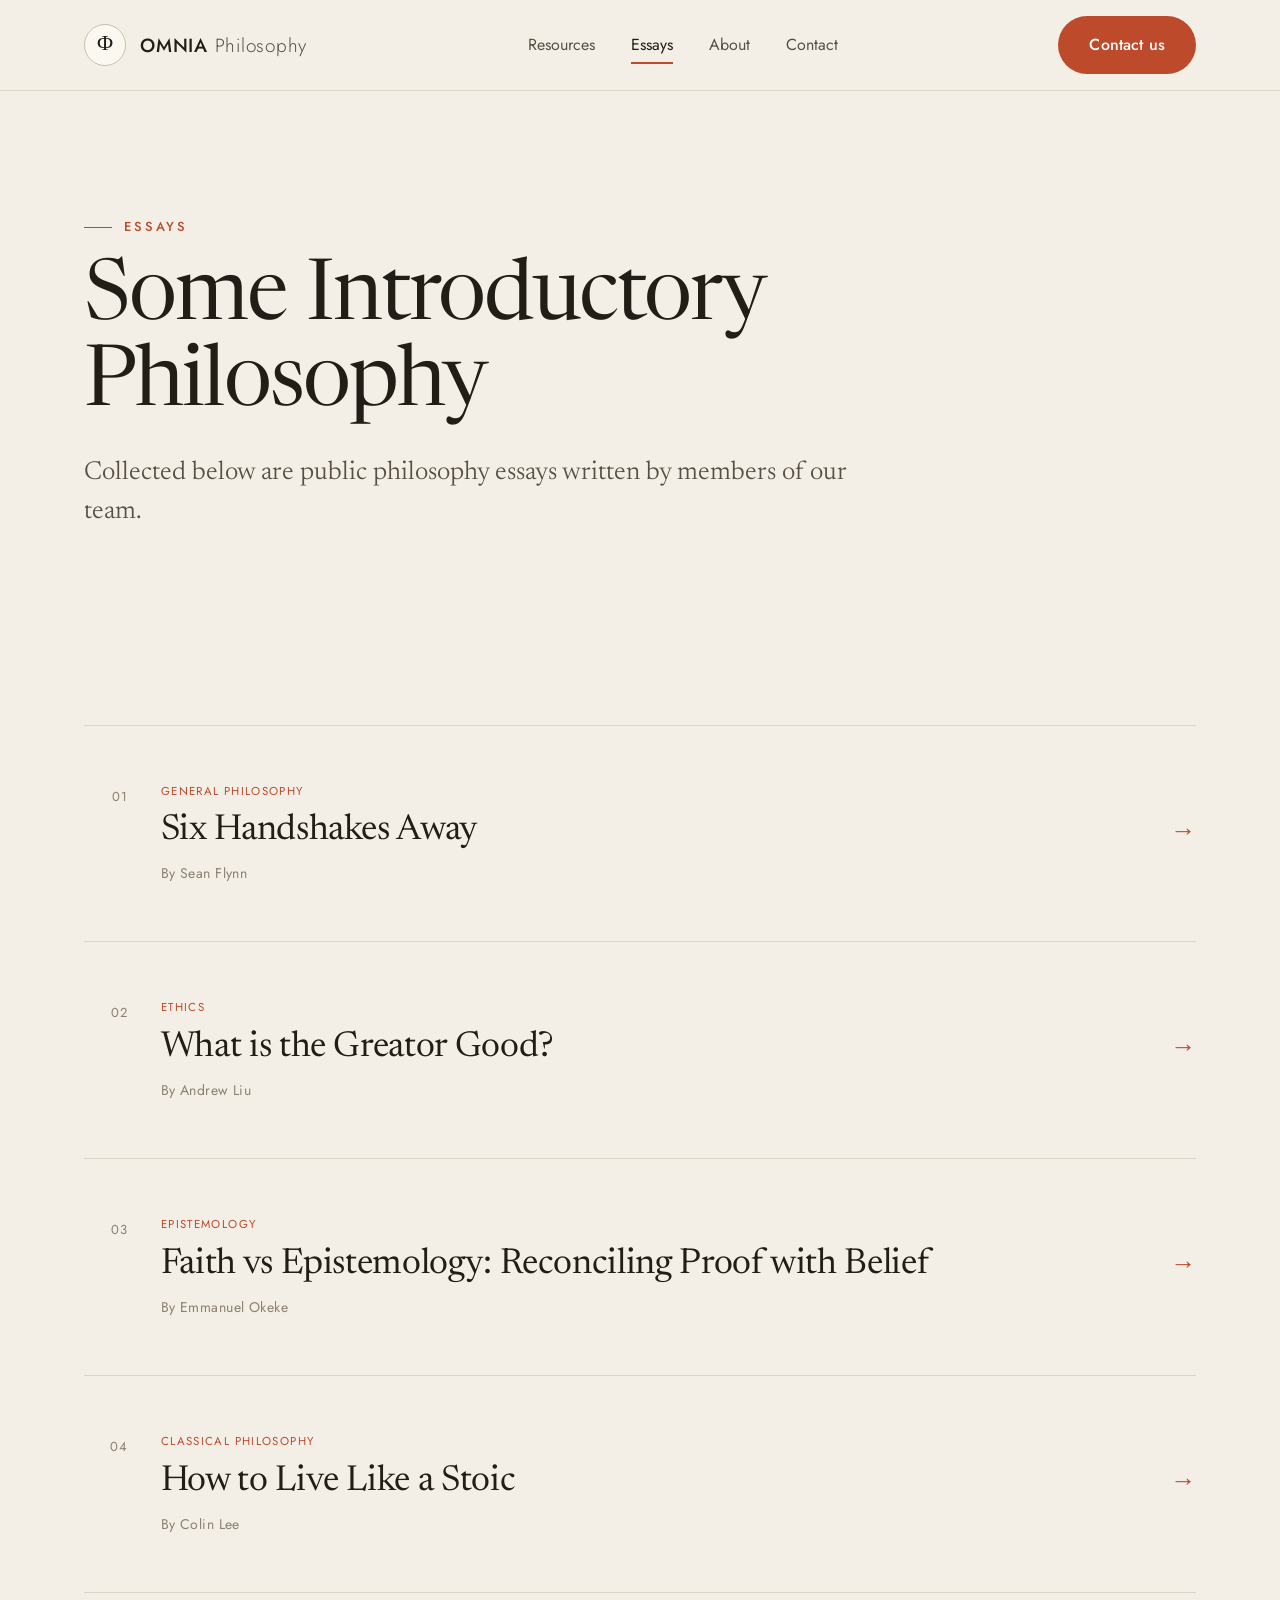
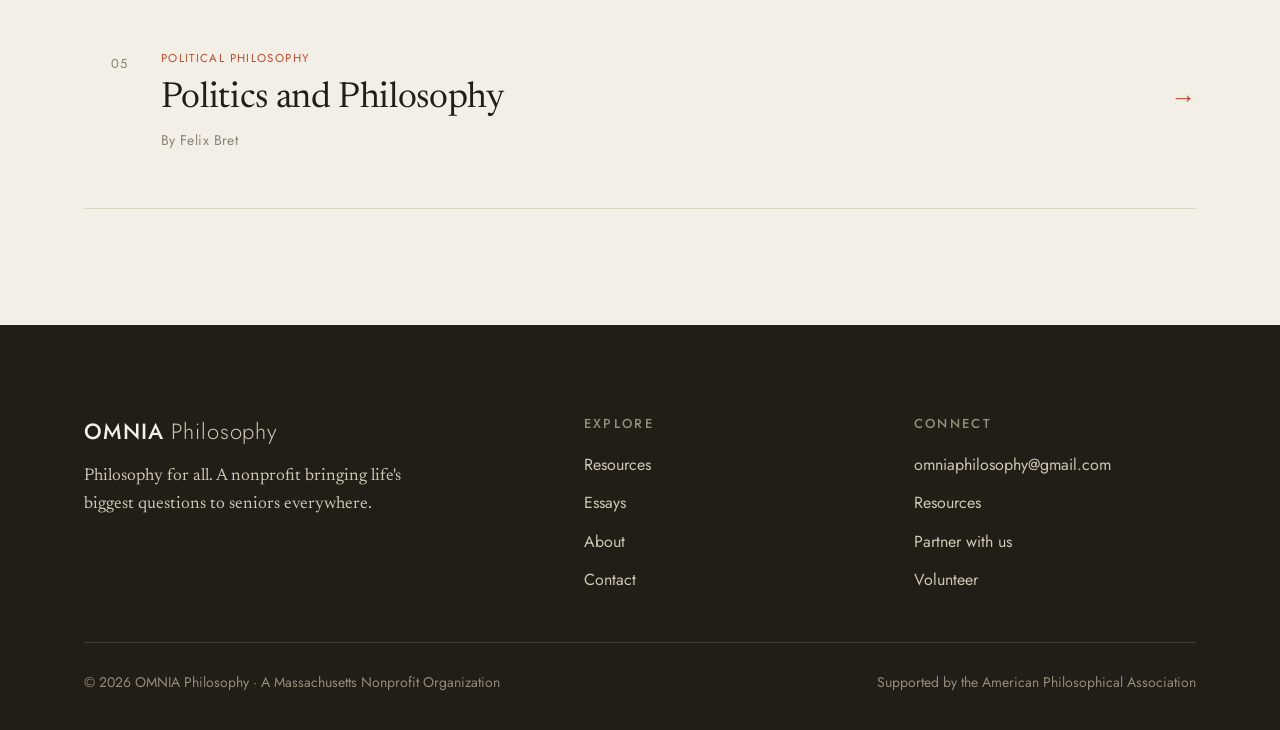
<file: essays.html>
<!DOCTYPE html>
<html lang="en">
<head>
<meta charset="UTF-8" />
<meta name="viewport" content="width=device-width, initial-scale=1.0" />
<title>Essays — OMNIA Philosophy</title>
<meta name="description" content="Public philosophy essays from OMNIA Philosophy — accessible writing on ethics, knowledge, meaning, and more." />
<link rel="preconnect" href="https://fonts.googleapis.com" />
<link rel="preconnect" href="https://fonts.gstatic.com" crossorigin />
<link href="https://fonts.googleapis.com/css2?family=Newsreader:ital,opsz,wght@0,6..72,300..600;1,6..72,300..500&family=Jost:wght@300;400;500;600&display=swap" rel="stylesheet" />
<link rel="stylesheet" href="assets/styles.css" />
</head>
<body>
<script>document.documentElement.classList.add('js');</script>

<!-- ============ NAV ============ -->
<header class="nav">
  <div class="nav-inner">
    <a class="brand" href="index.html">
      <span class="brand-mark">Φ</span>
      <span class="brand-name">OMNIA <span class="thin">Philosophy</span></span>
    </a>
    <nav class="nav-links">
      <a href="resources.html">Resources</a>
      <a href="essays.html" class="active">Essays</a>
      <a href="about.html">About</a>
      <a href="contact.html">Contact</a>
    </nav>
    <div class="nav-cta">
      <a href="contact.html" class="btn btn-primary">Contact us</a>
    </div>
    <button class="nav-toggle" data-menu-toggle aria-label="Open menu">Menu</button>
  </div>
  <div class="menu-panel" data-menu-panel>
    <div class="menu-inner">
      <a href="resources.html">Resources</a>
      <a href="essays.html">Essays</a>
      <a href="about.html">About</a>
      <a href="contact.html">Contact</a>
      <a href="contact.html" class="btn btn-primary">Contact us</a>
    </div>
  </div>
</header>

<main data-screen-label="Essays">

<!-- ============ PAGE HERO ============ -->
<section class="section" style="padding-bottom: clamp(36px,4vw,52px);">
  <div class="wrap">
    <div class="page-hero">
      <p class="eyebrow">Essays</p>
      <h1 class="display" style="max-width: 18ch;">Some Introductory Philosophy</h1>
      <p class="lede" style="max-width: 52ch; margin-top: 26px;">
        Collected below are public philosophy essays written by members of our team. 
      </p>
    </div>
  </div>
</section>

<!-- ============ ESSAY LIST ============ -->
<!--
  HOW TO ADD AN ESSAY: Copy one <article> block, update the number, fill in
  essay-tag, essay-title, essay-author, and paste the full text (wrapped in
  <p> tags) inside <div class="essay-body" hidden>.
-->
<section class="section">
  <div class="wrap">
    <div class="essay-list">

      <article class="essay-card reveal">
        <span class="essay-num">01</span>
        <div class="essay-copy">
          <span class="essay-tag">General Philosophy</span>
          <h3 class="essay-title">Six Handshakes Away</h3>
          <p class="essay-author">By Sean Flynn</p>
        </div>
        <span class="essay-arrow">→</span>
        <div class="essay-body" hidden>
          <p>
            <p>There is a phrase people repeat when talking about how strangely small the world can feel: everyone is six handshakes away from everyone else. At first, it resembles charming exaggerations that spreads because it feels poetic and comforting. The idea is known as six degrees of separation. The basic claim is simple. If you choose any two people in the world, there is likely a chain of acquaintances linking them together in roughly six steps. You might know someone who knows someone who knows someone, and after only a few introductions, the chain unexpectedly reaches a complete stranger on the other side of the planet (Six Degrees of Separation). Though it may seem fictive, it is a real and measurable phenomenon, and its truth can be found in online experimental data that changes daily.</p>
            <p>This idea gained attention through an experiment conducted by social psychologist Stanley Milgram in the 1960s. Milgram asked participants across the United States to deliver a letter to a person they had never met (Stanley Milgram). In the experiment, they were not allowed to send it directly, but instead, each participant passed it to someone they personally knew who they believed might be closer to the target. Then that person would do the same and continue the pattern until the letter reached the target person. When the letters finally arrived, the number of people involved in the chain (the number of steps it took) was surprisingly small, with the average being just six steps (Stanley Milgram). </p>
            <p>Human life, it turns out, is naturally gravitational: we pull toward the familiar, and the familiar pulls back. We live inside circles: families, friend groups, schools, workplaces, cities. Within those circles, most people know many of the same individuals (Granovetter). However, every cluster also contains a few people whose lives reach outward into entirely different worlds. This can be seen when someone moves to a new city, changes careers, or even just by meeting a stranger (Granovetter). These small, almost accidental connections quietly stitch separate communities together until the entire world becomes one network connected in six steps. What strikes me most, though, is not the number itself. It is what the structure of that network suggests about what we are afraid of, and what we might be missing. </p>
            <p>Most of our relationships are defined as strong ties: close bonds that shape our daily world: our closest friends, our family, the people we see every day (Granovetter). Though these ties are precious, they hold a flaw: the people closest to us tend to have nearly the same social circle. Our world, without us ever choosing it, begins to echo itself. We unknowingly build a barrier of familiarity to safeguard against the unknown, people you never knew you ought to meet.  </p>
            <p>When real bridges between worlds form, they create something extraordinary. They reach outside the familiar cluster into a pool of new ones. They bring news from other worlds, connecting a city of knowledge and creativity. A single phone call can change your outlook on life. An unexpected conversation can introduce you to a community you never knew existed; a community that turns out to be precisely where you belong. And yet, most of us resist making that bridge. Through no fault of our own, we choose the familiar; not because we are incurious, but because reaching outward takes courage. It requires accepting uncertainty when approaching someone we don’t know, and tolerating the vulnerability of not yet knowing how we will be received. Although these are small risks, they feel large when we are staring them down. </p>
            <p>Six degrees of separation shows that this risk is one worth pursuing. The stranger sitting next to you on a train isn’t an isolated individual. They are the center of a human tapestry you cannot yet see; lives filled with knowledge, experience, perspective, and possibility. No matter where you are in the world, you are only a few steps away from everyone else.  </p>
            <p>After sitting with this idea, I have come to believe it carries something quietly radical: it poses a case for openness as a way of life. The willingness to be occasionally surprised by people. To let a conversation go somewhere unexpected. To remember that the person in front of you is not a background character in your story, but the main character of their own, surrounded by an entire cast you have never met. </p>
            <p>The world becomes smaller only when we reach outward. And when the world becomes smaller, we do not feel less significant; we become more held. More part of something.  </p>
            <p>So perhaps the real lesson of six degrees of separation is not only that everyone is connected. It is that the distance between isolation and belonging isn’t as vast as loneliness makes it seem. The single act of extending your hand toward a stranger, no matter what, is the beginning of an entirely different life. </p>
             
            </p>
        </div>
      </article>

      <article class="essay-card reveal">
        <span class="essay-num">02</span>
        <div class="essay-copy">
          <span class="essay-tag"> Ethics</span>
          <h3 class="essay-title">What is the Greator Good?</h3>
          <p class="essay-author">By Andrew Liu</p>
        </div>
        <span class="essay-arrow">→</span>
        <div class="essay-body" hidden>
          <p> <p>When difficult choices need to be made, arguments for the “greater good” inevitably arise. Such arguments are characterized by comparisons between good results that seemingly outweigh the harmful methods used to achieve those results. For instance, politicians may argue that a new economic policy is for the greater good of the nation, even if it causes short-term harm. Charities and nonprofits often appeal to the greater good when they ask people for donations—the individual’s harm of having less money hypothetically outweighed by the good that money can do for others. Even when you buy environmentally friendly from the supermarket rather than plastic straws, an argument for the greater good of the planet is likely encoded in your decision. </p>
          <p>Often, the structure of “greater good” arguments goes unnoticed. This is troubling as the “greater good” can rapidly become murky. For instance, a country may justify going to war by appealing to the greater good of a religious cause. Are religious moral obligations valid against the potential costs of human lives? Can sectarian violence ever be justified? More personally, parents may justify lying to their children for the greater good of the child’s future. A child may eat healthier if you tell them carrots will help them see in the dark. However, does that result outweigh the moral harm of lying to someone unable to identify the truth? </p>
            <p>Answering such questions means understanding the philosophical underpinnings of the greater good, which ultimately lie in the idea of consequentialism. In ethics, the philosophical study of right and wrong, consequentialism refers to weighing the ends (the results or consequences) of an action greater than the means (the methods or processes). Generally, if the ends of an action cause more good than harm, consequentialism suggests that the action is justified regardless of the means. If someone is about to kill 5 people, and can only be stopped through violence, consequentialism states that we are justified in attacking the would-be murderer. Simply put, in consequentialism actions are justified when they produce the best consequences. This is precisely the calculation that occurs in arguments of the greater good. Where varying forms of consequentialism differ, and where complexities are addressed, is in the different specific factors that determine whether an end is beneficial or harmful. </p>
            <p>Although all types of consequentialism measure the end results of an action, the way in which they measure results differs greatly. In hedonistic consequentialism, argued by the British philosopher Jeremy Bentham, the best consequentialist actions are those that maximize happiness. Essentially, according to Bentham, the greater good is whatever course of action creates the most happiness for the world. As an alternative to simple happiness, the philosopher John Stuart Mill introduced a separate form of consequentialism based on different forms of pleasure. Mill’s consequentialism differs from Bentham's by offering more nuance than raw gradations of happiness. Although partying with alcohol may bring more outright happiness than reading a poem, Mill argues that reading a poem may provide a deeper form of pleasure that is worth prioritizing. Lastly, there are even forms of consequentialism that disregard happiness altogether. In frameworks like utilitarianism of rights, the greater good is represented by the action that best maximizes certain rights like freedom of speech or freedom from violence. Beyond these examples, there exist a multitude of other formulations of consequentialism, each with its own different valuation systems. </p>
            <p>Understanding—or at least being conscious of—the different versions of consequentialism is important because doing so helps us understand the complexity of the greater good. The greater good isn’t a panacea by itself. Rather, it must be defined as an ever-ongoing moral battle. If you take a Millian view of pleasure-based consequentialism, lying to a child in the earlier example may constitute the greater good as you are encouraging them to develop healthy habits. On the other hand, if you assume a view of utilitarianism of rights, the greater good may be to avoid lying, as that constitutes a greater moral violation. </p>
            <p>Seen here, the framework you choose will unavoidably shift your actions and judgements. Consequently, the content of the greater good cannot be taken for granted. What one person thinks is for the best of all people is not necessarily what another person may believe in. In turn, a deeper analysis of consequentialism may suggest a call for empathy. If we know that our judgments of a better future will inevitably differ from each other, it is in our capacity to introduce civility to disagreement. </p>
            <p>Civility means communicating about how we reason using the greater good. This takes recognition of our own judgements—whether we wish to maximize happiness or whether we wish to maximize certain rights. It takes respect to listen to alternative judgements, and humility to modify our own values in conversation with others. Civility also means having standards, baseline rules that even arguments for the greater good cannot supercede. These may be rules against killing, or rules against needless suffering. Regardless of their content, rules of civility will necessarily be fluid. They will constantly change with the values and pressures of society. Furthermore, we will only be able to understand them if we first understand the mechanisms of arguments for the greater good. </p>
            </p>
        </div>
      </article>


      <article class="essay-card reveal">
        <span class="essay-num">03</span>
        <div class="essay-copy">
          <span class="essay-tag"> Epistemology </span>
          <h3 class="essay-title"> Faith vs Epistemology: Reconciling Proof with Belief</h3>
          <p class="essay-author">By Emmanuel Okeke </p>
        </div>
        <span class="essay-arrow">→</span>
        <div class="essay-body" hidden>
          <p> <p>Every weekend, I set aside time for devotion: worship, meditation, and studying scripture. Yet every weekday, I sit in classrooms where a claim means nothing until it is backed by data or evidence-based reasoning. For a long time, I wondered whether I was living two contradictory lives: one guided by proof, the other by belief. Can a person who demands evidence in a biology lab also believe in a God he cannot see? This question lies at the heart of the tension between faith and epistemology, and I believe the answer is more hopeful than it first appears.
            Epistemology, the study of knowledge, asks what separates knowing something from simply believing it. According to the Internet Encyclopedia of Philosophy, "to constitute knowledge, a belief must be both true and justified." The IEP also names the usual path to that justification: "sound reasoning and solid evidence seem to be the way to acquire knowledge."
            </p>
            ​
           <p>By this standard, faith seems to fail the test. Hebrews 11:1 describes faith as "the substance of things hoped for, the evidence of things not seen." But what kind of evidence can something unseen provide? I understand the appeal of this objection. As someone passionate about weightlifting, I know that in the gym, a cue either improves my performance or it doesn't. I can test it, measure it, and throw it out if it fails. If justification demands that same kind of proof, then my faith looks less like knowledge and more like wishful thinking.
          </p>
          <p>However, epistemology itself admits that not every belief can be proven by another. The Stanford Encyclopedia of Philosophy describes foundationalism, the view that "our justified beliefs are structured like a building," with every floor resting on a foundation. According to the IEP, the beliefs in that foundation, called basic beliefs, "are able to confer justification on other, non-basic beliefs" without needing other beliefs to justify them. In other words, every system of knowledge has to start somewhere. Even a scientist must trust that the world is orderly and that her senses are reliable before she runs a single experiment.</p>

          <p>
            I am not claiming that faith is knowledge in the strict philosophical sense. A foundation can be questioned, and an honest believer should welcome those questions. In my devotional time, I’ve found that questioning my faith has actually strengthened it, as I’m able to understand God more and more through the answers he leads me to, fortifying my resolve in who he is and his existence. In this, I have come to see faith as a foundation rather than a conclusion: a starting point from which I make sense of everything else, including my love for science. After all, a building with no foundation cannot stand. When I study science, I am not abandoning my faith. Rather I am building on it by understanding God through his creation in the different systems and processes he designed for the world. 
            </p>

            <p>Faith and epistemology need not be enemies. One asks what we can prove; the other asks what we are willing to stand on. For me, that means keeping my notebook open in class and my Bible open on the weekend, trusting that truth is big enough for both.</p>

            <p>Works Cited</p>

            <p>Neta, Ram. "Epistemology." The Stanford Encyclopedia of Philosophy, 14 Dec. 2005, substantively revised 26 Oct. 2024, https://plato.stanford.edu/entries/epistemology/.
          
              </p>
              <p> Truncellito, David A. "Epistemology." Internet Encyclopedia of Philosophy, https://iep.utm.edu/epistemo/</p>
            </p>
        </div>
      </article>





      <article class="essay-card reveal">
        <span class="essay-num">04</span>
        <div class="essay-copy">
          <span class="essay-tag">Classical Philosophy</span>
          <h3 class="essay-title"> How to Live Like a Stoic</h3>
          <p class="essay-author">By Colin Lee</p>
        </div>
        <span class="essay-arrow">→</span>
        <div class="essay-body" hidden>
          <p> <p>Have you ever heard the line, “Grant me the serenity to accept the things I cannot change, Courage to change the things I can, And wisdom to know the difference” ? The saying advises you to make the most out of life, by working efficiently and best utilizing the resources before you. It’s very similar to the ethical ideas of the Stoics of Ancient Greece and Rome, emphasizing the benefits of a calm, resilient, and fulfilling life by focusing on utility and peace of mind.</p>
            ​
            <p>Stoicism is a philosophy that engages with the fundamental nature of knowledge, reality, and existence. Philosophies can engage with all aspects of life, even though the modern emphasis of philosophy may feel constrained to topics like ethics or epistemological knowledge. In a holistic sense, Stoicism argues that the universe operates according to reason (logos). All Stoic beliefs—including how Stoicism recommends people to live—stem from this idea that the world is inherently logical, so understanding this foundation is crucial.</p>
            ​
            <p>If you had to try to understand the world from scratch, you’d probably pick a method similar to the Stoics: deductive reasoning. In short, it is the creation of absolute conclusions from established premises. These premises often came in the form of assertibles or axiomata, true or false statements that can be made about the world through observation. For example, “it is raining right now.” Assertibles could be affirmative, negative, definite, or indefinite. Then they would make compound assertibles made of multiple assertibles, which would be used to draw broader conclusions or eventually arguments.</p>
            ​
            <p>Their arguments about how to live a proper life often centered around making the most logical  and practical decisions, something only humans can and are naturally inclined to do. Here, a key principle called The Dichotomy of Control was a large part of their guide to action. In short, The Dichotomy of Control divides everything in life into two categories: things within your control and things outside of it. The Stoics believed that, logically, a person can only meaningfully influence what is within their control. As a result, the Stoics also believed that a person should only stress about what is in their control, never worrying about things outside their control. </p>
            ​
           <p>Within this sphere of control, the Stoics decided that Virtue, or good character, is the most important thing in life. That virtue is life’s ultimate purpose, as it is what we are meant to do at our best, as well as something fully within human control. Material wealth or even the attainment of good health were considered morally neutral, serving as an opportunity for virtue to express itself rather than the end goal. Whether or not you actually succeeded was irrelevant given that you gave your best effort and made the most of your situation. The Stoics believed that a fierce pursuit of virtue would result in the most consistently satisfying life. </p>
            ​
           <p>There are four virtues within Stoicism: wisdom, courage, justice, and temperance. Upholding them alone was believed to be sufficient for happiness as it upheld the Stoics’ ideals of human rationality. In addition to creating a clear goal  to aim for, virtues were also something that could not be taken away; no matter the situation you found yourself in, if you acted true to your principles you could confidently say you lived well. </p>
            ​
           <p>In addition to pursuing virtues, they warned against the passions, disturbing or misleading forces in the mind resulting from a failure to reason correctly. Passion was used to discuss many common emotions that cloud the mind, like anger, fear, or even excessive joy. </p>
            ​
            <p>The passions were arranged into four categories: distress, pleasure, fear, and lust. Distress is an irrational or fresh opinion that something negative was present, and that it was valid to be depressed by it. Delight was an irrational or fresh opinion that something positive was present, and that it was valid to be elated by it. Fear is an irrational aversion to expected danger. Lust is an irrational pursuit of an expected positive outcome that is actually negative or dangerous. The Stoics' disdain for misjudgement resulted from their logic-based roots. </p>
            ​
           <p>Let's summarize what we’ve learned. The Stoics held a foundational belief that the world was logical, and that the best way to navigate a logical world was with a logical mind. Consequently, the optimal way to live was by making the most of your situation to achieve virtue, and thus a moral and admirable life. However, passions could impede your progress by warping your judgement and misguiding you. </p>
            ​
            <p>So what does living like a Stoic look like in practice? In most cases, it first means staying calm and focused. For example, in countless situations, getting insulted, stuck in traffic, receiving bad news, delivering bad news, or being tempted by unhealthy food, a Stoic ought to reassess what they actually want or need to do, and what actions will or won’t help them achieve it. Then it means thinking about the life you want to live, and pursuing it. When placed in a situation where you could finally get a turn in a position that dominates others, where you hold all the agency, choose honestly what characteristics you would want to be defined by. </p>
            ​
            </p>
        </div>
      </article>

      <article class="essay-card reveal">
        <span class="essay-num">05</span>
        <div class="essay-copy">
          <span class="essay-tag">Political Philosophy</span>
          <h3 class="essay-title">Politics and Philosophy</h3>
          <p class="essay-author">By Felix Bret</p>
        </div>
        <span class="essay-arrow">→</span>
        <div class="essay-body" hidden>
          <p> <p>“What’s your philosophy?” is a phrase you may have heard. Generally speaking, this question isn’t asking you whether you're a Stoic, Existentialist, Sophist, Confucianist or Epicurean, though they may feature in your answer. Rather, this question is asking what you believe in, for your morals, values and outlook on life. </p>

           <p>Such a question could likely have been heard in Ancient Greece, where Western philosophy originates. In a nutshell, philosophy is the study of fundamental questions concerning existence, knowledge, reality, ethics, and reason. </p>
            
            <p>The Republic of Athens, the cradle of Western philosophy, is also the birthplace of democracy. Folks such as Aristotle, Plato, Democritus and Socrates, although not career politicians, played a crucial role in the development of Athenian political policy through their speeches in the Agora (place where Athenians voted) and held significant sway in public policy and opinion. </p>
            
           <p>Politics, in my view, is inherently philosophical and vice versa. Philosophers tend to create political movements, such as Karl Marx and Communism, Confucius and Confucianism, Locke and Liberalism and so on…  The main difference is that politics focuses on the concrete and how to achieve a goal in the present, while philosophy discusses the goals and why they ought to matter. </p>
            
            <p>Most political ideologies have some catchphrases which sum up their core beliefs: 
            Communism: “To each according to his need, from each according to his ability”, 
            Classical liberalism/libertarianism: “Don’t tread on me. </p>
            
           <p>However, though these slogans are simple, their interpretation and implementation is the source of mass disagreement and discourse. Ideology means just that, a system of ideas. The aforementioned examples have all sorts of different sub-types and factions, with some political parties having a “designated philosopher”. </p>
            
           <p>It can be argued that democracy too is, by nature, a philosophy as although it is a mode of governance it is justified through inherent moral righteousness. As such, can’t it be argued that any ideology is inherently philosophical and any ideology is philosophical. </p>
            
            <p>Now there’s a counterpoint that claims that politics is entirely amoral and as a result is completely detached from philosophy. But, can’t it be said that politics is at a minimum completely reliant on power? Then wouldn't politics be at a minimum the philosophy of acquiring power? Even if there’s no morality associated, isn’t there then a judgement? </p>
            
            <p>No matter which way you look at it, “good” politics, where the focus is on improving as many human livelihoods, and philosophy should share a strong link with philosophy serving as a force to explain and help quantify how to make change. Both idealistically and pessimistically, then, politics and philosophy are linked. </p>
            </p>
        </div>
      </article>


    </div>
  </div>
</section>

</main>

<!-- ============ ESSAY READER OVERLAY ============ -->
<div class="essay-reader" id="reader" hidden role="dialog" aria-modal="true" aria-labelledby="reader-title">
  <div class="reader-bar">
    <button class="reader-close" id="reader-close">← Back to Essays</button>
  </div>
  <div class="reader-scroll">
    <div class="reader-inner">
      <span class="essay-tag" id="reader-tag"></span>
      <h1 class="reader-title" id="reader-title"></h1>
      <p class="reader-author" id="reader-author"></p>
      <div class="reader-body" id="reader-body"></div>
    </div>
  </div>
</div>

<!-- ============ FOOTER ============ -->
<footer class="footer">
  <div class="wrap">
    <div class="footer-grid">
      <div>
        <div class="footer-brand-name">OMNIA <span style="font-weight:300;color:#CFC6B4;">Philosophy</span></div>
        <p class="footer-tag">Philosophy for all. A nonprofit bringing life's biggest questions to seniors everywhere.</p>
      </div>
      <div>
        <h5>Explore</h5>
        <ul>
          <li><a href="resources.html">Resources</a></li>
          <li><a href="essays.html">Essays</a></li>
          <li><a href="about.html">About</a></li>
          <li><a href="contact.html">Contact</a></li>
        </ul>
      </div>
      <div>
        <h5>Connect</h5>
        <ul>
          <li><a href="mailto:omniaphilosophy@gmail.com">omniaphilosophy@gmail.com</a></li>
          <li><a href="resources.html">Resources</a></li>
          <li><a href="contact.html">Partner with us</a></li>
          <li><a href="contact.html">Volunteer</a></li>
        </ul>
      </div>
    </div>
    <div class="footer-bottom">
      <span>© 2026 OMNIA Philosophy · A Massachusetts Nonprofit
        Organization</span>
      <span>Supported by the American Philosophical Association</span>
    </div>
  </div>
</footer>

<style>
.page-hero{ max-width: 1000px; }

/* --- Essay list --- */
.essay-list{ border-top: 1px solid var(--line); }
.essay-card{
  display: grid;
  grid-template-columns: clamp(32px,3.5vw,48px) 1fr auto;
  align-items: center;
  gap: clamp(16px,2.5vw,32px);
  padding: clamp(36px,5vw,56px) 0;
  border-bottom: 1px solid var(--line);
  cursor: pointer;
}
.essay-card:hover .essay-arrow{ transform: translateX(5px); color: var(--ink); }
.essay-num{ font-family: var(--sans); font-size: 13px; letter-spacing:.10em; color: var(--ink-3); text-align: right; align-self: start; padding-top: 4px; }
.essay-copy{ display: flex; flex-direction: column; gap: 9px; }
.essay-tag{ font-family: var(--sans); font-size:11.5px; letter-spacing:.12em; text-transform:uppercase; color: var(--clay); display:inline-block; }
.essay-title{ font-family: var(--serif); font-size: clamp(22px,2.8vw,36px); line-height:1.22; color: var(--ink); margin:0; transition: color 0.15s ease; }
.essay-card:hover .essay-title{ color: var(--clay); }
.essay-author{ font-family: var(--sans); font-size:14px; letter-spacing:.03em; color: var(--ink-3); margin: 0; }
.essay-arrow{ font-size: clamp(20px,2vw,28px); color: var(--clay); transition: transform 0.2s ease, color 0.2s ease; line-height:1; }

/* --- Full-screen reader overlay --- */
.essay-reader{ position:fixed; inset:0; background: var(--paper); z-index:200; display:flex; flex-direction:column; overflow:hidden; }
.essay-reader[hidden]{ display:none; }
.reader-bar{ border-bottom:1px solid var(--line); padding: 16px clamp(20px,4vw,56px); flex-shrink:0; background: var(--paper); }
.reader-close{ background:none; border:none; font-family: var(--sans); font-size:14px; letter-spacing:.06em; color: var(--clay); cursor:pointer; padding:0; }
.reader-close:hover{ color: var(--ink); }
.reader-scroll{ flex:1; overflow-y:auto; padding: clamp(40px,6vw,80px) clamp(20px,4vw,56px); }
.reader-inner{ max-width: 68ch; margin-inline:auto; }
.reader-title{ font-family: var(--serif); font-size: clamp(28px,4vw,52px); line-height:1.18; letter-spacing:-.02em; margin:16px 0 12px; color: var(--ink); }
.reader-author{ font-family: var(--sans); font-size:15px; letter-spacing:.04em; color: var(--ink-3); margin:0 0 48px; }
.reader-body p{ font-family: var(--serif); font-size: clamp(17px,1.8vw,20px); line-height:1.72; color: var(--ink-2); margin-bottom:1.4em; }

@media (max-width: 600px){
  .essay-card{ grid-template-columns: auto 1fr auto; gap: 14px; }
  .essay-num{ font-size: 11.5px; }
  .essay-arrow{ font-size: 18px; }
}
</style>

<script src="assets/site.js"></script>
<script>
(function(){
  var reader = document.getElementById('reader');
  var readerTag = document.getElementById('reader-tag');
  var readerTitle = document.getElementById('reader-title');
  var readerAuthor = document.getElementById('reader-author');
  var readerBody = document.getElementById('reader-body');
  var closeBtn = document.getElementById('reader-close');

  document.querySelectorAll('.essay-card').forEach(function(card){
    card.addEventListener('click', function(){
      readerTag.textContent = card.querySelector('.essay-tag').textContent;
      readerTitle.textContent = card.querySelector('.essay-title').textContent;
      readerAuthor.textContent = card.querySelector('.essay-author').textContent;
      var bodyEl = card.querySelector('.essay-body');
      readerBody.innerHTML = bodyEl ? bodyEl.innerHTML : '';
      reader.hidden = false;
      document.body.style.overflow = 'hidden';
      reader.querySelector('.reader-scroll').scrollTop = 0;
    });
  });

  closeBtn.addEventListener('click', function(){
    reader.hidden = true;
    document.body.style.overflow = '';
  });

  document.addEventListener('keydown', function(e){
    if(e.key === 'Escape' && !reader.hidden){
      reader.hidden = true;
      document.body.style.overflow = '';
    }
  });
})();
</script>
</body>
</html>
</file>
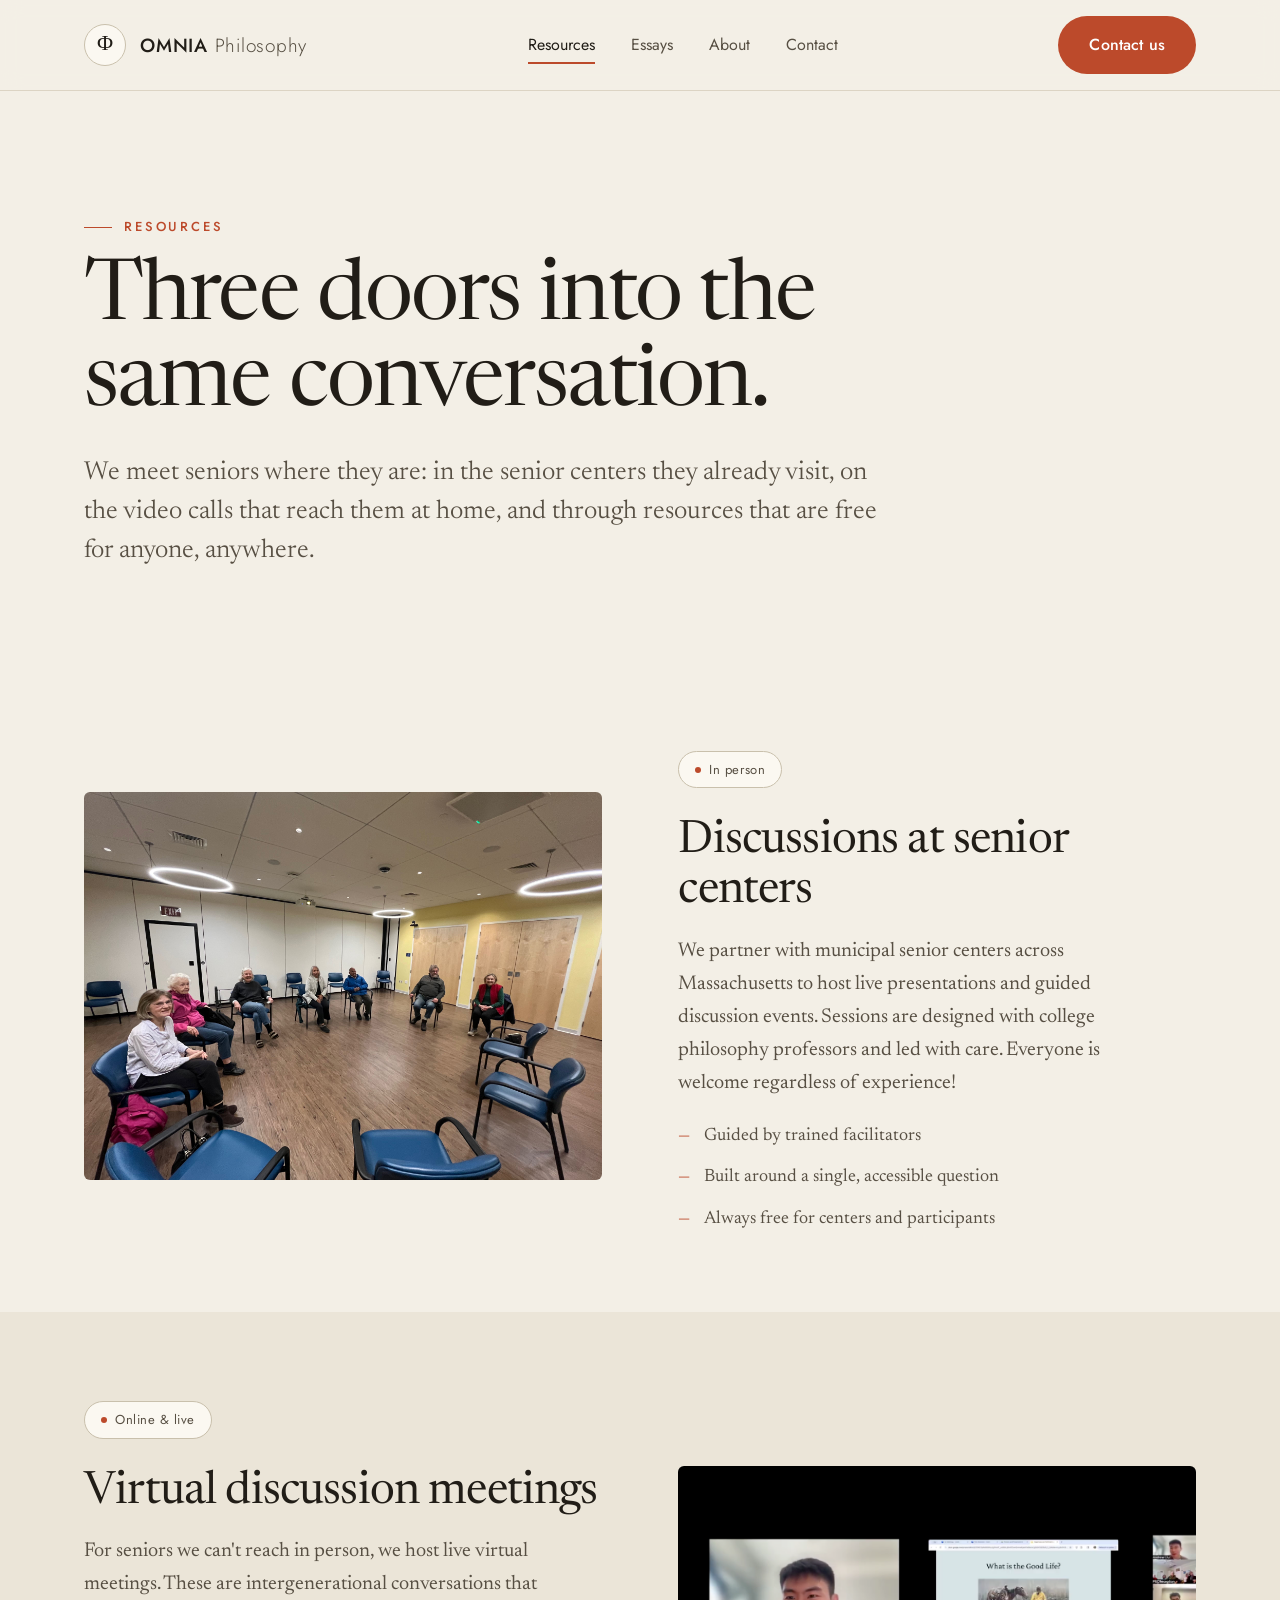
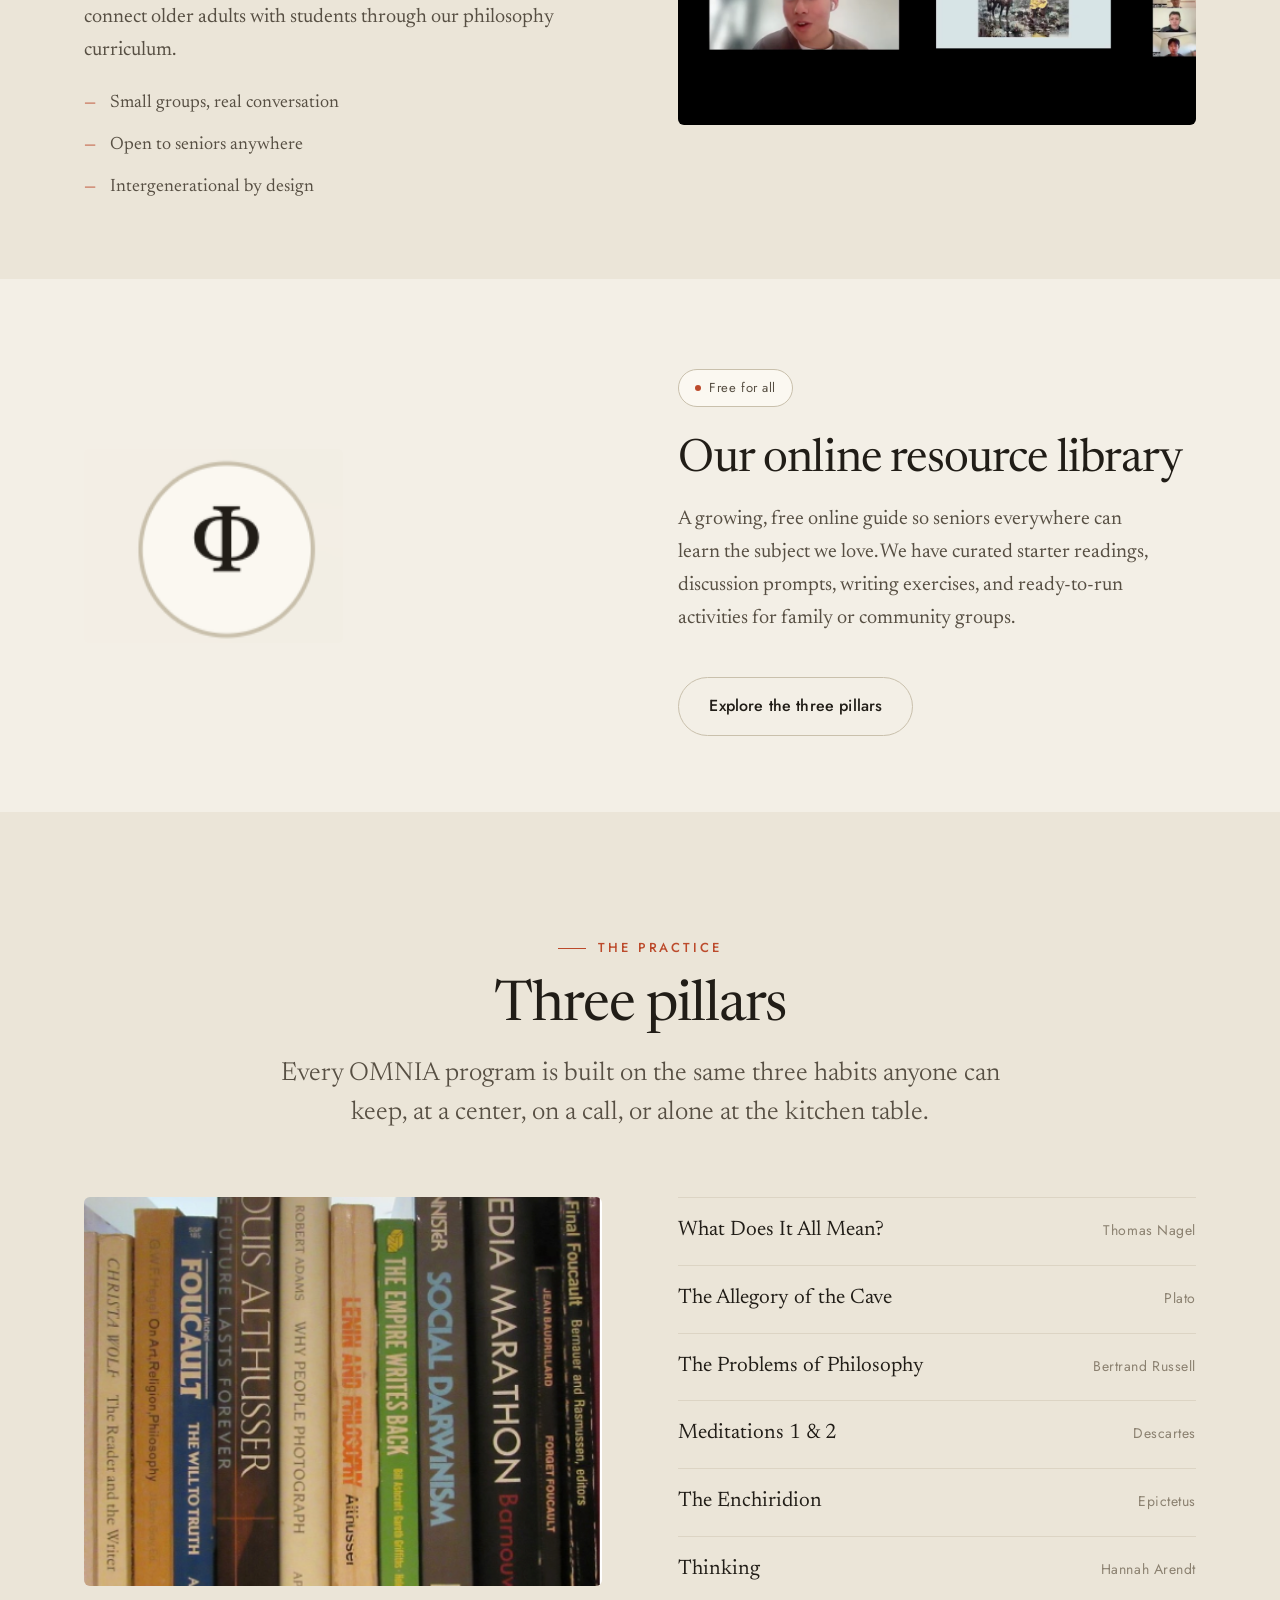
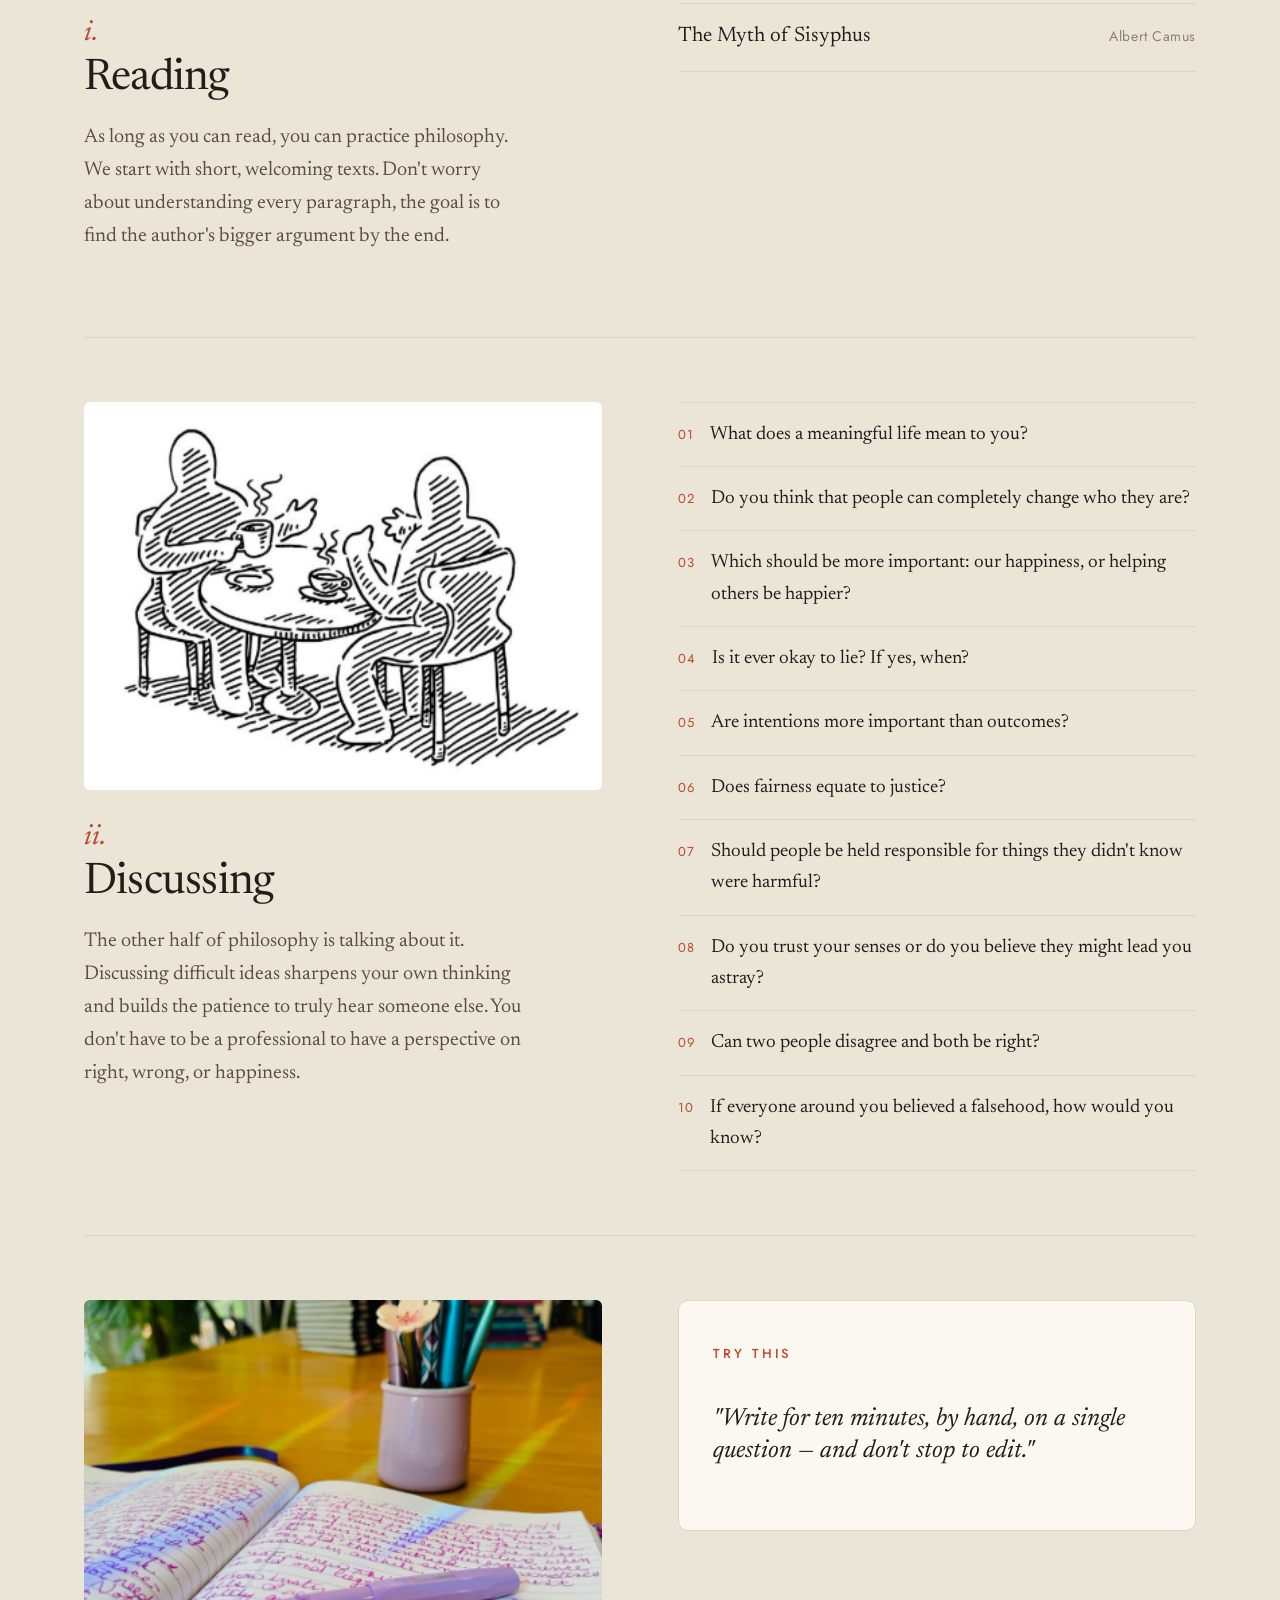
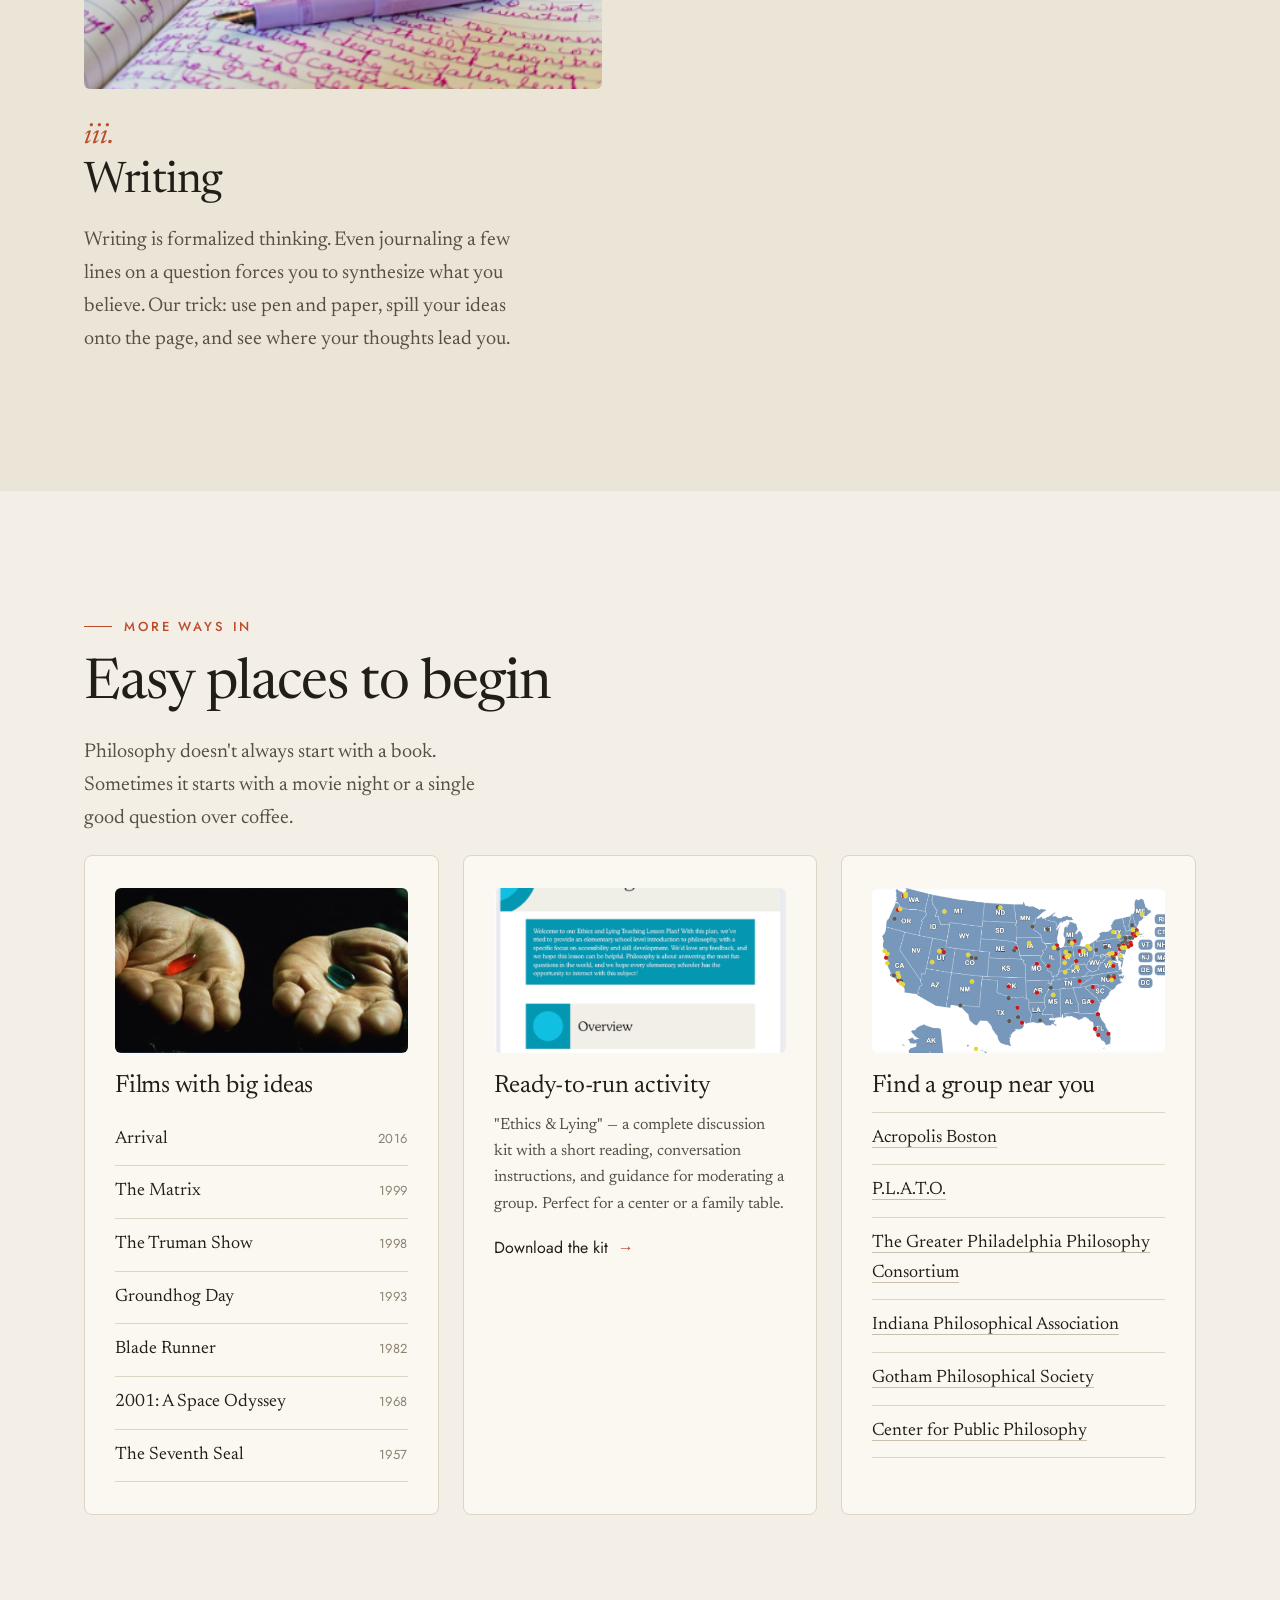
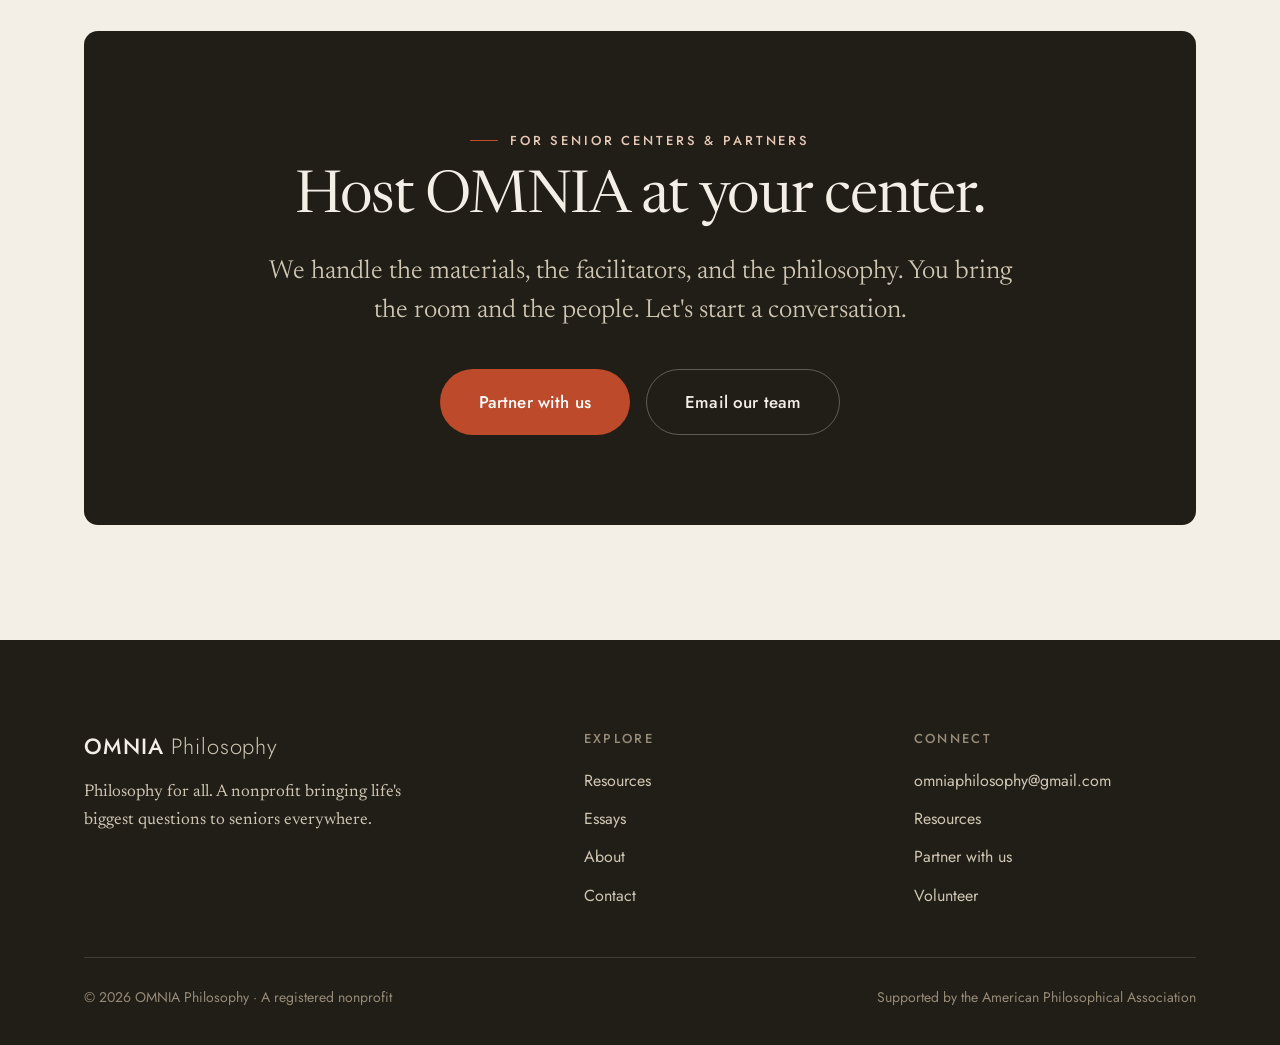
<file: resources.html>
<!DOCTYPE html>
<html lang="en">
  <head>
    <meta charset="UTF-8" />
    <meta name="viewport" content="width=device-width, initial-scale=1.0" />
    <title>Resources — OMNIA Philosophy</title>
    <meta
      name="description"
      content="OMNIA's programs and resources: in-person discussions at Massachusetts senior centers, live online meetings, and a free library of philosophy readings, discussion prompts, and writing exercises."
    />
    <link rel="preconnect" href="https://fonts.googleapis.com" />
    <link rel="preconnect" href="https://fonts.gstatic.com" crossorigin />
    <link
      href="https://fonts.googleapis.com/css2?family=Newsreader:ital,opsz,wght@0,6..72,300..600;1,6..72,300..500&family=Jost:wght@300;400;500;600&display=swap"
      rel="stylesheet"
    />
    <link rel="stylesheet" href="assets/styles.css" />
  </head>
  <body>
    <script>
      document.documentElement.classList.add("js");
    </script>

    <!-- ============ NAV ============ -->
    <header class="nav">
      <div class="nav-inner">
        <a class="brand" href="index.html">
          <span class="brand-mark">Φ</span>
          <span class="brand-name"
            >OMNIA <span class="thin">Philosophy</span></span
          >
        </a>
        <nav class="nav-links">
          <a href="resources.html" class="active">Resources</a>
          <a href="essays.html">Essays</a>
          <a href="about.html">About</a>
          <a href="contact.html">Contact</a>
        </nav>
        <div class="nav-cta">
          <a href="contact.html" class="btn btn-primary">Contact us</a>
        </div>
        <button class="nav-toggle" data-menu-toggle aria-label="Open menu">
          Menu
        </button>
      </div>
      <div class="menu-panel" data-menu-panel>
        <div class="menu-inner">
          <a href="resources.html">Resources</a>
          <a href="essays.html">Essays</a>
          <a href="about.html">About</a>
          <a href="contact.html">Contact</a>
          <a href="contact.html" class="btn btn-primary">Contact us</a>
        </div>
      </div>
    </header>

    <main data-screen-label="Resources">
      <!-- ============ PAGE HERO ============ -->
      <section class="section" style="padding-bottom: clamp(40px, 5vw, 64px)">
        <div class="wrap">
          <div class="page-hero">
            <p class="eyebrow">Resources</p>
            <h1 class="display" style="max-width: 15ch">
              Three doors into the same conversation.
            </h1>
            <p class="lede" style="max-width: 54ch; margin-top: 26px">
              We meet seniors where they are: in the senior centers they already
              visit, on the video calls that reach them at home, and through
              resources that are free for anyone, anywhere.
            </p>
          </div>
        </div>
      </section>

      <!-- ============ PROGRAM 1 ============ -->
      <section class="section-tight">
        <div class="wrap">
          <div class="prog-row">
            <div class="prog-media">
              <img
                src="images/img-7157-1.jpeg"
                alt="Photo — a center presentation"
                style="
                  width: 100%;
                  aspect-ratio: 4/3;
                  object-fit: cover;
                  border-radius: 6px;
                  display: block;
                "
              />
            </div>
            <div class="prog-copy">
              <p class="chip"><span class="dot"></span> In person</p>
              <h2
                class="h2"
                style="margin: 16px 0 0; font-size: clamp(30px, 3.6vw, 46px)"
              >
                Discussions at senior centers
              </h2>
              <p class="body" style="margin-top: 18px; max-width: 44ch">
                We partner with municipal senior centers across Massachusetts to
                host live presentations and guided discussion events. Sessions
                are designed with college philosophy professors and led with
                care. Everyone is welcome regardless of experience!
              </p>
              <ul class="feat-list">
                <li>Guided by trained facilitators</li>
                <li>Built around a single, accessible question</li>
                <li>Always free for centers and participants</li>
              </ul>
            </div>
          </div>
        </div>
      </section>

      <!-- ============ PROGRAM 2 ============ -->
      <section class="section-tight bg-alt">
        <div class="wrap">
          <div class="prog-row reverse">
            <div class="prog-media">
              <img
                src="images/screenshot-2026-06-14-2-12-05.png"
                alt="Photo — a virtual meeting on screen"
                style="
                  width: 100%;
                  aspect-ratio: 4/2;
                  object-fit: cover;
                  border-radius: 6px;
                  display: block;
                "
              />
            </div>
            <div class="prog-copy">
              <p class="chip"><span class="dot"></span> Online &amp; live</p>
              <h2
                class="h2"
                style="margin: 16px 0 0; font-size: clamp(30px, 3.6vw, 46px)"
              >
                Virtual discussion meetings
              </h2>
              <p class="body" style="margin-top: 18px; max-width: 44ch">
                For seniors we can't reach in person, we host live virtual
                meetings. These are intergenerational conversations that connect
                older adults with students through our philosophy curriculum.
              </p>
              <ul class="feat-list">
                <li>Small groups, real conversation</li>
                <li>Open to seniors anywhere</li>
                <li>Intergenerational by design</li>
              </ul>
            </div>
          </div>
        </div>
      </section>

      <!-- ============ PROGRAM 3 ============ -->
      <section class="section-tight">
        <div class="wrap">
          <div class="prog-row">
            <div class="prog-media">
              <img
                src="images/screenshot-2026-06-14-2-59-07.png"
                alt="Photo — reading materials"
                style="
                  width: 50%;
                  aspect-ratio: 4/3;
                  object-fit: cover;
                  border-radius: 6px;
                  display: block;
                "
              />
            </div>
            <div class="prog-copy">
              <p class="chip"><span class="dot"></span> Free for all</p>
              <h2
                class="h2"
                style="margin: 16px 0 0; font-size: clamp(30px, 3.6vw, 46px)"
              >
                Our online resource library
              </h2>
              <p class="body" style="margin-top: 18px; max-width: 44ch">
                A growing, free online guide so seniors everywhere can learn the
                subject we love. We have curated starter readings, discussion
                prompts, writing exercises, and ready-to-run activities for
                family or community groups.
              </p>
              <a
                href="#pillars"
                class="btn btn-outline"
                style="margin-top: 22px"
                >Explore the three pillars</a
              >
            </div>
          </div>
        </div>
      </section>

      <!-- ============ THREE PILLARS ============ -->
      <section class="section bg-alt" id="pillars">
        <div class="wrap">
          <div
            class="wrap-narrow"
            style="
              padding: 0;
              text-align: center;
              margin-bottom: clamp(40px, 5vw, 72px);
            "
          >
            <p class="eyebrow center">The practice</p>
            <h2 class="h2">Three pillars</h2>
            <p class="body lede" style="max-width: 50ch; margin: 18px auto 0">
              Every OMNIA program is built on the same three habits anyone can
              keep, at a center, on a call, or alone at the kitchen table.
            </p>
          </div>

          <!-- Reading -->
          <div class="pillar reveal">
            <div class="pillar-side">
              <img
                src="images/screenshot-2026-06-14-2-51-00.png"
                alt="Photo — reading"
                style="
                  width: 100%;
                  aspect-ratio: 4/3;
                  margin-bottom: 24px;
                  object-fit: cover;
                  border-radius: 6px;
                  display: block;
                "
              />
              <span class="pillar-kicker serif-num">i.</span>
              <h3 class="h2" style="font-size: clamp(30px, 3.4vw, 44px)">
                Reading
              </h3>
              <p class="body">
                As long as you can read, you can practice philosophy. We start
                with short, welcoming texts. Don't worry about understanding
                every paragraph, the goal is to find the author's bigger
                argument by the end.
              </p>
            </div>
            <div class="pillar-list">
              <ul class="reading-list">
                <li>
                  <span class="rl-title">What Does It All Mean?</span
                  ><span class="rl-by">Thomas Nagel</span>
                </li>
                <li>
                  <span class="rl-title">The Allegory of the Cave</span
                  ><span class="rl-by">Plato</span>
                </li>
                <li>
                  <span class="rl-title">The Problems of Philosophy</span
                  ><span class="rl-by">Bertrand Russell</span>
                </li>
                <li>
                  <span class="rl-title">Meditations 1 &amp; 2</span
                  ><span class="rl-by">Descartes</span>
                </li>
                <li>
                  <span class="rl-title">The Enchiridion</span
                  ><span class="rl-by">Epictetus</span>
                </li>
                <li>
                  <span class="rl-title">Thinking</span
                  ><span class="rl-by">Hannah Arendt</span>
                </li>
                <li>
                  <span class="rl-title">The Myth of Sisyphus</span
                  ><span class="rl-by">Albert Camus</span>
                </li>
              </ul>
            </div>
          </div>

          <hr class="rule" style="margin-block: clamp(40px, 5vw, 64px)" />

          <!-- Discussing -->
          <div class="pillar reveal">
            <div class="pillar-side">
              <img
                src="images/screenshot-2026-06-14-2-51-09.png"
                alt="Photo — discussion"
                style="
                  width: 100%;
                  aspect-ratio: 4/3;
                  margin-bottom: 24px;
                  object-fit: cover;
                  border-radius: 6px;
                  display: block;
                "
              />
              <span class="pillar-kicker serif-num">ii.</span>
              <h3 class="h2" style="font-size: clamp(30px, 3.4vw, 44px)">
                Discussing
              </h3>
              <p class="body">
                The other half of philosophy is talking about it. Discussing
                difficult ideas sharpens your own thinking and builds the
                patience to truly hear someone else. You don't have to be a
                professional to have a perspective on right, wrong, or
                happiness.
              </p>
            </div>
            <div class="pillar-list">
              <div class="q-list">
                <p class="q">
                  <span class="q-n">01</span> What does a meaningful life mean
                  to you?
                </p>
                <p class="q">
                  <span class="q-n">02</span> Do you think that people can
                  completely change who they are?
                </p>
                <p class="q">
                  <span class="q-n">03</span> Which should be more important:
                  our happiness, or helping others be happier?
                </p>
                <p class="q">
                  <span class="q-n">04</span> Is it ever okay to lie? If yes,
                  when?
                </p>
                <p class="q">
                  <span class="q-n">05</span> Are intentions more important than
                  outcomes?
                </p>
                <p class="q">
                  <span class="q-n">06</span> Does fairness equate to justice?
                </p>
                <p class="q">
                  <span class="q-n">07</span> Should people be held responsible
                  for things they didn't know were harmful?
                </p>
                <p class="q">
                  <span class="q-n">08</span> Do you trust your senses or do you
                  believe they might lead you astray?
                </p>
                <p class="q">
                  <span class="q-n">09</span> Can two people disagree and both
                  be right?
                </p>
                <p class="q">
                  <span class="q-n">10</span> If everyone around you believed a
                  falsehood, how would you know?
                </p>
              </div>
            </div>
          </div>

          <hr class="rule" style="margin-block: clamp(40px, 5vw, 64px)" />

          <!-- Writing -->
          <div class="pillar reveal">
            <div class="pillar-side">
              <img
                src="images/screenshot-2026-06-14-2-51-49.png"
                alt="Photo — writing"
                style="
                  width: 100%;
                  aspect-ratio: 4/3;
                  margin-bottom: 24px;
                  object-fit: cover;
                  border-radius: 6px;
                  display: block;
                "
              />
              <span class="pillar-kicker serif-num">iii.</span>
              <h3 class="h2" style="font-size: clamp(30px, 3.4vw, 44px)">
                Writing
              </h3>
              <p class="body">
                Writing is formalized thinking. Even journaling a few lines on a
                question forces you to synthesize what you believe. Our trick:
                use pen and paper, spill your ideas onto the page, and see where
                your thoughts lead you.
              </p>
            </div>
            <div class="pillar-list">
              <div class="prompt-card">
                <p class="eyebrow plain" style="margin-bottom: 14px">
                  Try this
                </p>
                <p class="h4" style="line-height: 1.3">
                  "Write for ten minutes, by hand, on a single question — and
                  don't stop to edit."
                </p>
              </div>
            </div>
          </div>
        </div>
      </section>

      <!-- ============ EXTRAS ============ -->
      <section class="section">
        <div class="wrap">
          <div class="block-head">
            <div>
              <p class="eyebrow">More ways in</p>
              <h2 class="h2">Easy places to begin</h2>
            </div>
            <p class="body" style="max-width: 36ch; align-self: end">
              Philosophy doesn't always start with a book. Sometimes it starts
              with a movie night or a single good question over coffee.
            </p>
          </div>
          <div class="extras-grid">
            <article class="extra-card reveal">
              <img
                src="images/screenshot-2026-06-14-2-51-23.png"
                alt="Photo — films"
                style="
                  width: 100%;
                  aspect-ratio: 16/9;
                  margin-bottom: 20px;
                  object-fit: cover;
                  border-radius: 6px;
                  display: block;
                "
              />
              <h3 class="h4">Films with big ideas</h3>
              <ul class="film-list">
                <li>Arrival <span>2016</span></li>
                <li>The Matrix <span>1999</span></li>
                <li>The Truman Show <span>1998</span></li>
                <li>Groundhog Day <span>1993</span></li>
                <li>Blade Runner <span>1982</span></li>
                <li>2001: A Space Odyssey <span>1968</span></li>
                <li>The Seventh Seal <span>1957</span></li>
              </ul>
            </article>
            <article class="extra-card reveal">
              <img
                src="images/screenshot-2026-06-14-2-51-17.png"
                alt="Photo — activity"
                style="
                  width: 100%;
                  aspect-ratio: 16/9;
                  margin-bottom: 20px;
                  object-fit: cover;
                  border-radius: 6px;
                  display: block;
                "
              />
              <h3 class="h4">Ready-to-run activity</h3>
              <p class="body small" style="margin: 12px 0 0">
                "Ethics &amp; Lying" — a complete discussion kit with a short
                reading, conversation instructions, and guidance for moderating
                a group. Perfect for a center or a family table.
              </p>
              <a
                href="https://drive.google.com/file/d/1e_2zw1HbHBMxEE1cAOlVBpwLJ-b7se_w/view?usp=sharing"
                class="tag-link small"
                style="margin-top: 18px"
                >Download the kit <span class="arrow">→</span></a
              >
            </article>
            <article class="extra-card reveal">
              <img
                src="images/screenshot-2026-06-14-2-51-30.png"
                alt="Photo — community"
                style="
                  width: 100%;
                  aspect-ratio: 16/9;
                  margin-bottom: 20px;
                  object-fit: cover;
                  border-radius: 6px;
                  display: block;
                "
              />
              <h3 class="h4">Find a group near you</h3>
              <ul class="org-list">
                <li>
                  <a
                    href="https://www.acropolisboston.org/"
                    target="_blank"
                    rel="noopener"
                    >Acropolis Boston</a
                  >
                </li>
                <li>
                  <a
                    href="https://www.plato-philosophy.org/"
                    target="_blank"
                    rel="noopener"
                    >P.L.A.T.O.</a
                  >
                </li>
                <li>
                  <a
                    href="https://thegppc.wordpress.com/"
                    target="_blank"
                    rel="noopener"
                    >The Greater Philadelphia Philosophy Consortium</a
                  >
                </li>
                <li>
                  <a
                    href="https://ipa.hanover.edu/"
                    target="_blank"
                    rel="noopener"
                    >Indiana Philosophical Association</a
                  >
                </li>
                <li>
                  <a
                    href="https://philosophy.nyc/"
                    target="_blank"
                    rel="noopener"
                    >Gotham Philosophical Society</a
                  >
                </li>
                <li>
                  <a
                    href="https://publicphilosophy.ucsc.edu/"
                    target="_blank"
                    rel="noopener"
                    >Center for Public Philosophy</a
                  >
                </li>
              </ul>
            </article>
          </div>
        </div>
      </section>

      <!-- ============ CTA ============ -->
      <section class="section" style="padding-top: 0">
        <div class="wrap">
          <div class="cta">
            <p class="eyebrow center" style="color: var(--clay-soft)">
              For senior centers &amp; partners
            </p>
            <h2
              class="display"
              style="
                font-size: clamp(34px, 4.6vw, 60px);
                max-width: 20ch;
                margin-inline: auto;
              "
            >
              Host OMNIA at your center.
            </h2>
            <p
              class="lede"
              style="color: #cfc6b4; max-width: 50ch; margin: 24px auto 0"
            >
              We handle the materials, the facilitators, and the philosophy. You
              bring the room and the people. Let's start a conversation.
            </p>
            <div class="cta-actions">
              <a href="contact.html" class="btn btn-primary btn-lg"
                >Partner with us</a
              >
              <a
                href="mailto:omniaphilosophy@gmail.com"
                class="btn btn-outline on-ink btn-lg"
                >Email our team</a
              >
            </div>
          </div>
        </div>
      </section>
    </main>

    <!-- ============ FOOTER ============ -->
    <footer class="footer">
      <div class="wrap">
        <div class="footer-grid">
          <div>
            <div class="footer-brand-name">
              OMNIA
              <span style="font-weight: 300; color: #cfc6b4">Philosophy</span>
            </div>
            <p class="footer-tag">
              Philosophy for all. A nonprofit bringing life's biggest questions
              to seniors everywhere.
            </p>
          </div>
          <div>
            <h5>Explore</h5>
            <ul>
              <li><a href="resources.html">Resources</a></li>
              <li><a href="essays.html">Essays</a></li>
              <li><a href="about.html">About</a></li>
              <li><a href="contact.html">Contact</a></li>
            </ul>
          </div>
          <div>
            <h5>Connect</h5>
            <ul>
              <li>
                <a href="mailto:omniaphilosophy@gmail.com"
                  >omniaphilosophy@gmail.com</a
                >
              </li>
              <li><a href="resources.html">Resources</a></li>
              <li><a href="contact.html">Partner with us</a></li>
              <li><a href="contact.html">Volunteer</a></li>
            </ul>
          </div>
        </div>
        <div class="footer-bottom">
          <span>© 2026 OMNIA Philosophy · A registered nonprofit</span>
          <span>Supported by the American Philosophical Association</span>
        </div>
      </div>
    </footer>

    <style>
      .page-hero {
        max-width: 1000px;
      }
      .cta {
        background: var(--ink);
        color: var(--paper);
        border-radius: 14px;
        padding: clamp(48px, 7vw, 96px) clamp(24px, 5vw, 80px);
        text-align: center;
      }
      .cta .display {
        color: var(--paper);
      }
      .cta-actions {
        display: flex;
        gap: 16px;
        justify-content: center;
        margin-top: 38px;
        flex-wrap: wrap;
      }
      .prog-row {
        display: grid;
        grid-template-columns: 1fr 1fr;
        gap: clamp(36px, 6vw, 88px);
        align-items: center;
      }
      .prog-row.reverse .prog-media {
        order: 2;
      }
      .feat-list {
        list-style: none;
        margin: 22px 0 0;
        padding: 0;
        display: grid;
        gap: 12px;
      }
      .feat-list li {
        font-family: var(--serif);
        font-size: 18px;
        color: var(--ink-2);
        padding-left: 26px;
        position: relative;
      }
      .feat-list li::before {
        content: "—";
        position: absolute;
        left: 0;
        color: var(--clay);
      }

      .pillar {
        display: grid;
        grid-template-columns: 1fr 1fr;
        gap: clamp(36px, 6vw, 96px);
        align-items: start;
      }
      .pillar-side .body {
        margin-top: 18px;
        max-width: 40ch;
      }
      .pillar-kicker {
        font-size: 28px;
        color: var(--clay);
        font-style: italic;
      }

      .reading-list {
        list-style: none;
        margin: 0;
        padding: 0;
      }
      .reading-list li {
        display: flex;
        justify-content: space-between;
        align-items: baseline;
        gap: 20px;
        padding: 16px 0;
        border-bottom: 1px solid var(--line);
      }
      .reading-list li:first-child {
        border-top: 1px solid var(--line);
      }
      .rl-title {
        font-family: var(--serif);
        font-size: 21px;
      }
      .rl-by {
        font-family: var(--sans);
        font-size: 14px;
        letter-spacing: 0.04em;
        color: var(--ink-3);
        white-space: nowrap;
      }

      .q-list {
        display: grid;
        gap: 0;
      }
      .q {
        display: flex;
        gap: 16px;
        align-items: baseline;
        margin: 0;
        padding: 16px 0;
        border-bottom: 1px solid var(--line);
        font-size: 19px;
        color: var(--ink);
      }
      .q:first-child {
        border-top: 1px solid var(--line);
      }
      .q-n {
        font-family: var(--sans);
        font-size: 13px;
        letter-spacing: 0.06em;
        color: var(--clay);
        flex: none;
        padding-top: 3px;
      }

      .prompt-card {
        background: var(--card);
        border: 1px solid var(--line);
        border-radius: 10px;
        padding: 36px 34px;
      }
      .prompt-card .h4 {
        font-style: italic;
      }

      .extras-grid {
        display: grid;
        grid-template-columns: repeat(3, 1fr);
        gap: 24px;
      }
      .extra-card {
        background: var(--card);
        border: 1px solid var(--line);
        border-radius: 8px;
        padding: 32px 30px;
      }
      .film-list {
        list-style: none;
        margin: 14px 0 0;
        padding: 0;
      }
      .film-list li {
        display: flex;
        justify-content: space-between;
        align-items: baseline;
        padding: 11px 0;
        border-bottom: 1px solid var(--line);
        font-family: var(--serif);
        font-size: 18px;
      }
      .film-list li span {
        font-family: var(--sans);
        font-size: 13px;
        letter-spacing: 0.04em;
        color: var(--ink-3);
      }

      .org-list {
        list-style: none;
        margin: 12px 0 0;
        padding: 0;
      }
      .org-list li {
        font-family: var(--serif);
        font-size: 18px;
        padding: 11px 0;
        border-bottom: 1px solid var(--line);
        color: var(--ink);
      }
      .org-list li:first-child {
        border-top: 1px solid var(--line);
      }
      .org-list li a {
        color: var(--ink);
        text-decoration: none;
        border-bottom: 1px solid var(--line-2);
        transition: border-color 0.15s;
      }
      .org-list li a:hover {
        border-color: var(--ink);
      }

      .prog-gallery {
        display: grid;
        grid-template-columns: repeat(4, 1fr);
        gap: 16px;
      }

      @media (max-width: 880px) {
        .prog-row {
          grid-template-columns: 1fr;
          gap: 24px;
        }
        .prog-row.reverse .prog-media {
          order: 0;
        }
        .pillar {
          grid-template-columns: 1fr;
          gap: 28px;
        }
        .extras-grid {
          grid-template-columns: 1fr;
        }
        .prog-gallery {
          grid-template-columns: 1fr 1fr;
        }
      }
    </style>

    <script src="assets/site.js"></script>
  </body>
</html>
</file>
<file: assets/styles.css>
/* ============================================================
   OMNIA Philosophy — Design System
   Warm cream paper · ink · single terracotta accent (ties to APA)
   Type: Newsreader (literary serif) + Jost (geometric sans, echoes wordmark)
   ============================================================ */

:root{
  /* paper & ink */
  --paper:    #F3EFE6;
  --paper-2:  #EBE5D8;   /* alt section bg */
  --card:     #FBF8F1;   /* warm white cards */
  --ink:      #211D17;   /* near-black warm */
  --ink-2:    #574F43;   /* body text */
  --ink-3:    #8B8170;   /* muted labels */
  --line:     #DCD4C4;   /* hairlines */
  --line-2:   #C9C0AC;

  /* accent */
  --clay:      #BC4A2B;
  --clay-deep: #97361C;
  --clay-soft: #E7C9B8;

  /* type */
  --serif: "Newsreader", Georgia, "Times New Roman", serif;
  --sans:  "Jost", "Helvetica Neue", Arial, sans-serif;

  /* metrics */
  --maxw: 1240px;
  --gut: clamp(20px, 5vw, 64px);
  --ease: cubic-bezier(.22,.61,.36,1);
}

*{ box-sizing: border-box; }

html{ -webkit-text-size-adjust: 100%; scroll-behavior: smooth; }

body{
  margin: 0;
  background: var(--paper);
  color: var(--ink);
  font-family: var(--serif);
  font-size: 20px;
  line-height: 1.65;
  -webkit-font-smoothing: antialiased;
  text-rendering: optimizeLegibility;
}

img{ max-width: 100%; display: block; }
a{ color: inherit; }

/* ---------- layout helpers ---------- */
.wrap{ max-width: var(--maxw); margin: 0 auto; padding-inline: var(--gut); }
.wrap-narrow{ max-width: 860px; margin: 0 auto; padding-inline: var(--gut); }
section{ position: relative; }
.section{ padding-block: clamp(64px, 9vw, 128px); }
.section-tight{ padding-block: clamp(48px, 6vw, 88px); }
.bg-alt{ background: var(--paper-2); }
.bg-ink{ background: var(--ink); color: var(--paper); }
.bg-ink .muted{ color: #B7AE9D; }

/* ---------- type ---------- */
.eyebrow{
  font-family: var(--sans);
  font-size: 13px;
  font-weight: 500;
  letter-spacing: 0.22em;
  text-transform: uppercase;
  color: var(--clay);
  margin: 0 0 18px;
  display: inline-flex;
  align-items: center;
  gap: 12px;
}
.eyebrow::before{
  content: "";
  width: 28px; height: 1px;
  background: var(--clay);
  display: inline-block;
}
.eyebrow.center{ justify-content: center; }
.eyebrow.plain::before{ display: none; }

h1,h2,h3,h4{ font-weight: 400; line-height: 1.08; margin: 0; letter-spacing: -0.01em; }

.display{
  font-size: clamp(44px, 6.6vw, 92px);
  line-height: 1.02;
  letter-spacing: -0.022em;
  font-weight: 380;
}
.h2{ font-size: clamp(32px, 4.4vw, 56px); letter-spacing: -0.018em; }
.h3{ font-size: clamp(24px, 2.6vw, 34px); }
.h4{ font-size: clamp(20px, 2vw, 25px); }
.lede{
  font-size: clamp(20px, 2.1vw, 26px);
  line-height: 1.5;
  color: var(--ink-2);
  font-weight: 360;
}
.italic{ font-style: italic; }
em, .em{ font-style: italic; }
.body{ color: var(--ink-2); }
.body p{ margin: 0 0 1.1em; }
.body p:last-child{ margin-bottom: 0; }
.small{ font-size: 16px; }

/* kicker number / overline */
.serif-num{ font-family: var(--serif); }

/* ---------- buttons ---------- */
.btn{
  font-family: var(--sans);
  font-size: 16px;
  font-weight: 500;
  letter-spacing: 0.01em;
  padding: 15px 30px;
  border-radius: 999px;
  border: 1px solid transparent;
  display: inline-flex;
  align-items: center;
  gap: 10px;
  text-decoration: none;
  cursor: pointer;
  transition: background .2s ease, color .2s ease, border-color .2s ease, transform .15s ease;
  white-space: nowrap;
}
.btn:active{ transform: translateY(1px); }
.btn-primary{ background: var(--clay); color: #fff; }
.btn-primary:hover{ background: var(--clay-deep); }
.btn-outline{ background: transparent; color: var(--ink); border-color: var(--line-2); }
.btn-outline:hover{ border-color: var(--ink); }
.btn-ghost{ background: transparent; color: var(--ink); padding-inline: 0; border-radius: 0; }
.btn-ghost .arrow{ transition: transform .2s ease; }
.btn-ghost:hover .arrow{ transform: translateX(5px); }
.btn-lg{ padding: 18px 38px; font-size: 17px; }
.on-ink.btn-outline{ color: var(--paper); border-color: rgba(255,255,255,.28); }
.on-ink.btn-outline:hover{ border-color: var(--paper); }

.arrow{ font-family: var(--sans); }

/* ---------- nav ---------- */
.nav{
  position: sticky; top: 0; z-index: 50;
  background: color-mix(in srgb, var(--paper) 88%, transparent);
  backdrop-filter: blur(10px);
  border-bottom: 1px solid var(--line);
}
.nav-inner{
  max-width: var(--maxw); margin: 0 auto;
  padding: 16px var(--gut);
  display: flex; align-items: center; justify-content: space-between;
  gap: 24px;
}
.brand{ display: flex; align-items: center; gap: 14px; text-decoration: none; color: var(--ink); }
.brand-mark{
  width: 42px; height: 42px; flex: none;
  border: 1px solid var(--line-2);
  border-radius: 50%;
  display: grid; place-items: center;
  background: var(--card);
  font-family: var(--serif);
  font-size: 22px;
  color: var(--ink);
}
.brand-name{ font-family: var(--sans); font-weight: 500; font-size: 19px; letter-spacing: 0.04em; }
.brand-name .thin{ font-weight: 300; color: var(--ink-2); }
.nav-links{ display: flex; align-items: center; gap: 36px; }
.nav-links a{
  font-family: var(--sans); font-size: 16px; font-weight: 400;
  text-decoration: none; color: var(--ink-2); white-space: nowrap;
  transition: color .15s ease; position: relative; padding-block: 4px;
}
.nav-links a:hover{ color: var(--ink); }
.nav-links a.active{ color: var(--ink); }
.nav-links a.active::after{
  content:""; position:absolute; left:0; right:0; bottom:-2px; height:2px; background: var(--clay);
}
.nav-cta{ display: flex; align-items: center; gap: 8px; }
.nav-toggle{ display:none; }

.nav-toggle{
  display:none; background:none; border:1px solid var(--line-2); border-radius: 999px;
  font-family: var(--sans); font-size: 14px; padding: 9px 16px; cursor:pointer; color: var(--ink);
  align-items:center; gap:8px;
}
.menu-panel{ display:none; }

@media (max-width: 880px){
  .nav-links{ display: none; }
  .nav-cta{ display:none; }
  .nav-toggle{ display:inline-flex; }
  .menu-panel{
    display:block; border-bottom:1px solid var(--line); background: var(--paper);
    max-height:0; overflow:hidden; transition: max-height .3s ease;
  }
  .menu-panel[data-open]{ max-height: 420px; }
  .menu-panel .menu-inner{ padding: 8px var(--gut) 24px; display:flex; flex-direction:column; gap:4px; }
  .menu-panel a{
    font-family: var(--sans); font-size: 19px; text-decoration:none; color: var(--ink);
    padding: 12px 0; border-bottom: 1px solid var(--line);
  }
  .menu-panel .btn{ margin-top: 16px; justify-content:center; }
}

/* ---------- footer ---------- */
.footer{ background: var(--ink); color: var(--paper); padding-block: clamp(56px,7vw,88px) 36px; }
.footer a{ color: #CFC6B4; text-decoration: none; transition: color .15s ease; }
.footer a:hover{ color: #fff; }
.footer-grid{
  display: grid; grid-template-columns: 1.6fr 1fr 1fr; gap: 48px;
  padding-bottom: 48px; border-bottom: 1px solid rgba(255,255,255,.14);
}
.footer h5{ font-family: var(--sans); font-size: 13px; letter-spacing: .18em; text-transform: uppercase; color: #968B78; margin: 0 0 18px; font-weight: 500; }
.footer ul{ list-style: none; margin: 0; padding: 0; display: grid; gap: 12px; font-family: var(--sans); font-size: 16px; }
.footer-bottom{
  display:flex; justify-content: space-between; align-items: center; gap: 20px;
  padding-top: 28px; font-family: var(--sans); font-size: 14px; color: #968B78; flex-wrap: wrap;
}
.footer-brand-name{ font-family: var(--sans); font-size: 22px; letter-spacing: .04em; font-weight: 500; }
.footer-tag{ color:#CFC6B4; max-width: 34ch; margin-top: 14px; font-size: 17px; }

@media (max-width: 760px){ .footer-grid{ grid-template-columns: 1fr 1fr; gap: 32px; } }

/* ---------- image slots ---------- */
image-slot{
  --is-bg: #E4DCCC;
  background: var(--paper-2);
  display: block;
}
.slot-cap{ font-family: var(--sans); font-size: 12.5px; letter-spacing: .04em; color: var(--ink-3); margin-top: 10px; }

/* ---------- misc components ---------- */
.rule{ height:1px; background: var(--line); border:0; margin:0; }
.chip{
  font-family: var(--sans); font-size: 13px; letter-spacing: .04em;
  border: 1px solid var(--line-2); border-radius: 999px; padding: 7px 16px;
  color: var(--ink-2); display:inline-flex; align-items:center; gap:8px; background: var(--card);
}
.dot{ width:6px; height:6px; border-radius:50%; background: var(--clay); display:inline-block; }

.tag-link{
  font-family: var(--sans); font-size: 16px; text-decoration: none; color: var(--ink);
  display:inline-flex; align-items:center; gap: 10px;
}
.tag-link .arrow{ color: var(--clay); transition: transform .2s ease; }
.tag-link:hover .arrow{ transform: translateX(4px); }

/* ---------- motion system (JS-gated so content is never hidden without JS) ---------- */
.nav{ transition: box-shadow .35s var(--ease), background .35s var(--ease); }
.nav.scrolled{
  background: color-mix(in srgb, var(--paper) 95%, transparent);
  box-shadow: 0 10px 34px -28px rgba(33,29,23,.7);
}

html.js .reveal{
  opacity:0; transform: translateY(22px);
  transition: opacity .8s var(--ease), transform .8s var(--ease);
}
html.js .reveal.in{ opacity:1; transform:none; }

/* drawing hairline under metric / reach cards */
html.js .metric, html.js .reach{ border-top-color: transparent; position: relative; }
html.js .metric::before, html.js .reach::before{
  content:""; position:absolute; left:0; right:0; top:0; height:2px;
  background: var(--ink); transform: scaleX(0); transform-origin: left;
  transition: transform 1s var(--ease);
}
html.js .metric-row.in .metric::before,
html.js .reach.in::before{ transform: scaleX(1); }
html.js .metric-row.in .metric:nth-child(2)::before{ transition-delay:.1s; }
html.js .metric-row.in .metric:nth-child(3)::before{ transition-delay:.2s; }
html.js .metric-row.in .metric:nth-child(4)::before{ transition-delay:.3s; }

/* count-up suffix sizing wherever it appears */
.reach-num .u, .dt-num .u{ font-size:.5em; letter-spacing:0; }
.count-soft{ font-variant-numeric: tabular-nums; }

@media (prefers-reduced-motion: reduce){
  html.js .reveal{ opacity:1; transform:none; transition:none; }
  html.js .metric::before, html.js .reach::before{ transform:none; transition:none; }
  html.js .metric, html.js .reach{ border-top-color: var(--ink); }
  .nav{ transition:none; }
  html{ scroll-behavior:auto; }
}

/* ---------- partner / credibility bar ---------- */
.partners{ border-top:1px solid var(--line); border-bottom:1px solid var(--line); }
.partners-label{
  font-family:var(--sans); font-size:12.5px; letter-spacing:.2em; text-transform:uppercase;
  color:var(--ink-3); text-align:center; margin:0 0 26px;
}
.partners-row{
  display:flex; flex-wrap:wrap; align-items:center; justify-content:center;
  gap: clamp(28px,5vw,68px); row-gap: 28px;
}
.partner-logo{
  font-family:var(--serif); font-size: clamp(16px,1.7vw,19px); color:var(--ink); letter-spacing:.01em;
  text-align:center; line-height:1.18; opacity:.9; white-space:nowrap;
}
.partner-logo small{
  display:block; font-family:var(--sans); font-size:10.5px; letter-spacing:.14em; text-transform:uppercase;
  color:var(--ink-3); margin-top:5px; font-weight:500;
}

/* ---------- hard metrics ---------- */
.metric-row{ display:grid; grid-template-columns:repeat(4,1fr); gap: clamp(22px,3vw,44px); }
.metric{ border-top:2px solid var(--ink); padding-top:18px; }
.metric-num{ font-family:var(--serif); font-size:clamp(42px,4.8vw,68px); line-height:.92; letter-spacing:-.022em; }
.metric-num .u{ font-size:.5em; vertical-align:baseline; letter-spacing:0; }
.metric-label{ font-family:var(--sans); font-size:15px; line-height:1.4; color:var(--ink); margin-top:16px; max-width:24ch; }
.metric-src{ font-family:var(--sans); font-size:12.5px; line-height:1.45; color:var(--ink-3); margin-top:9px; max-width:26ch; }
@media (max-width:880px){ .metric-row{ grid-template-columns:1fr 1fr; gap:34px 26px; } }
@media (max-width:520px){ .metric-row{ grid-template-columns:1fr; } }
</file>
